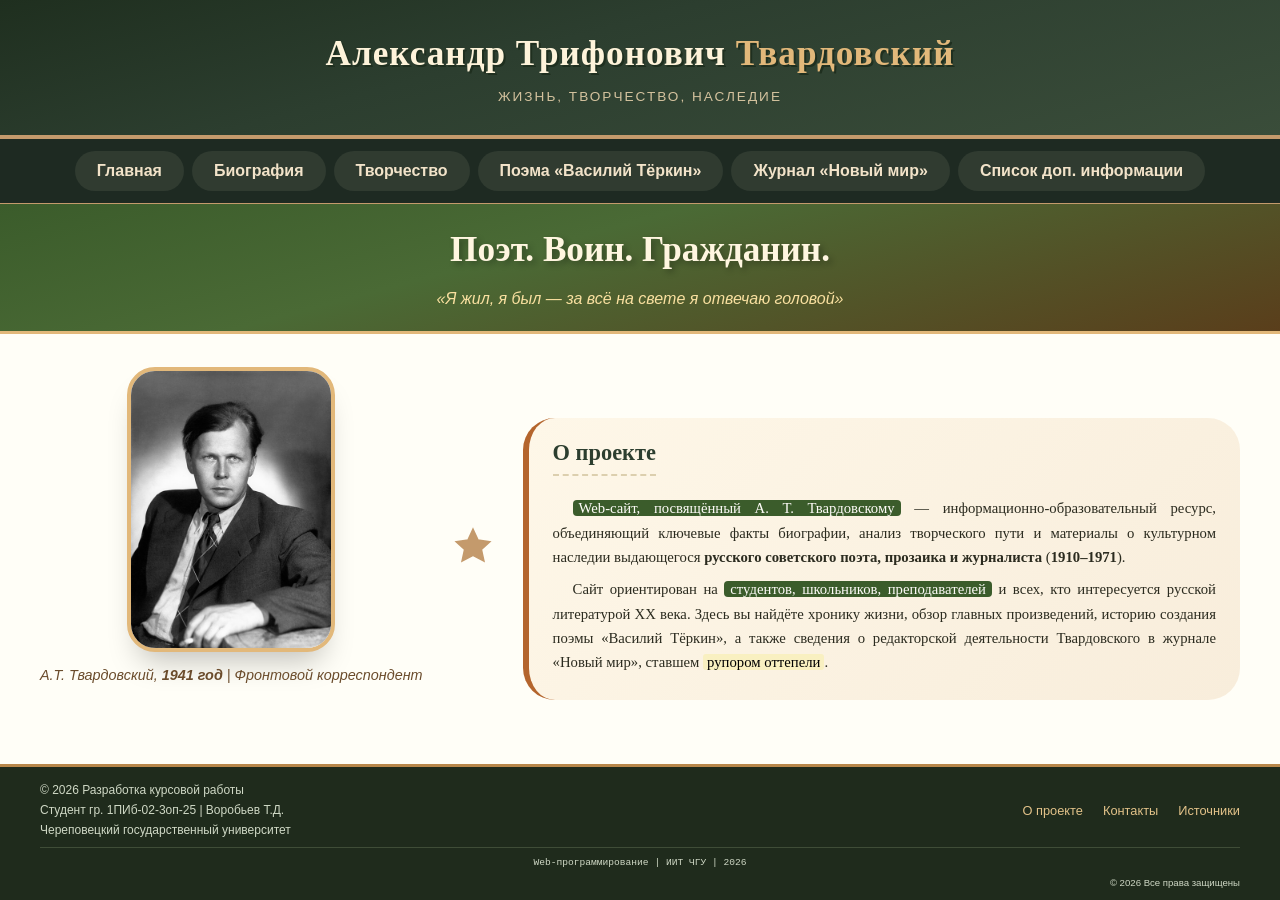
<file: index.html>
<!DOCTYPE html>
<html lang="ru">
<head>
    <meta charset="UTF-8">
    <link rel="icon" type="image/webp" href="img/i.webp">
    <meta name="viewport" content="width=device-width, initial-scale=1.0, viewport-fit=cover">
    <title>А.Т. Твардовский | Главная</title>
    <link rel="stylesheet" href="CSS.css">
    <style>
    html,body.page-index{height:100%;overflow:hidden;margin:0;padding:0}
    .page-index .site-wrapper{display:flex;flex-direction:column;height:100vh;overflow:hidden}
    .page-index .site-header,.page-index .nav-menu,.page-index .hero-banner,.page-index .footer{flex-shrink:0}
    .page-index .site-header{padding:28px 20px;background:linear-gradient(165deg,#1f2f1f,#2c3e2f 40%,#3a4d3a);border-bottom:4px solid #c49a6c;text-align:center}
    .page-index .site-title{font-size:2.2rem;color:#fef3da;font-weight:700}
    .page-index .site-title span{color:#e2b87a}
    .page-index .site-sub{font-size:.85rem;color:#d4c29e;letter-spacing:2px;text-transform:uppercase}
    .page-index .nav-menu{background:#1e2a22;display:flex;justify-content:center;gap:8px;padding:12px 20px;flex-wrap:wrap}
    .page-index .nav-menu a{color:#f2e3c9;text-decoration:none;font-weight:600;padding:8px 22px;border-radius:40px}
    .page-index .nav-menu a:hover{background:#c49a6c;color:#1e2a22}
    .page-index .hero-banner{background:linear-gradient(165deg,#3b5c2b,#4a6a35 40%,#5a3e1b);padding:20px;text-align:center}
    .page-index .hero-banner .banner-text{font-size:2.2rem;font-weight:800;color:#fff6e0}
    .page-index .hero-banner .banner-sub{font-size:1rem;color:#f9e0a0;font-style:italic}
    .page-index .main-content{flex:1;display:flex;align-items:center;justify-content:center;gap:30px;padding:10px 40px;overflow:hidden}
    .page-index .photo-section{flex-shrink:0;text-align:center}
    .page-index .tvardovsky-photo{border-radius:28px;overflow:hidden;border:4px solid #e2b87a;display:inline-block}
    .page-index .tvardovsky-photo img{width:200px;display:block}
    .page-index .photo-caption{margin-top:6px;color:#6b4c2c;font-size:.75rem;font-style:italic}
    .page-index .graphic-icon{flex-shrink:0}
    .page-index .description-box{flex:1;background:linear-gradient(135deg,#fef7e8,#f8eddb);padding:18px 24px;border-radius:32px;border-left:6px solid #b4652d;overflow:hidden}
    .page-index .description-box h2{color:#2c3e2f;font-size:1.4rem;border-bottom:2px dashed #dccfae;display:inline-block}
    .page-index .description-text{font-size:.92rem;color:#2b2b1f;text-align:justify}
    .page-index .description-text p{margin-bottom:8px;text-indent:20px}
    .page-index .highlight{background:#3b5c2b;color:#fefcf8;padding:0 6px;border-radius:4px}
    .page-index .footer{background:#1f2b1c;color:#cfd8c5;padding:12px 40px 10px;border-top:3px solid #b8874a}
    .page-index .footer-inner{display:flex;justify-content:space-between;align-items:center;flex-wrap:wrap}
    .page-index .footer-copy{font-size:.75rem}
    .page-index .footer-copy p{margin:2px 0}
    .page-index .footer-links{display:flex;gap:20px}
    .page-index .footer-links a{color:#e2c289;text-decoration:none;font-size:.8rem}
    .page-index .footer-meta{font-size:.6rem;text-align:center;margin-top:6px;padding-top:8px;border-top:1px solid #3f4d37}
    .page-index .footer-right{text-align:right;font-size:.6rem}
    .page-index .go-top{display:none!important}
    @media(max-width:900px){.page-index .main-content{flex-direction:column;padding:8px 20px;gap:12px}
    .page-index .tvardovsky-photo img{width:140px}
    .page-index .description-box{padding:12px 16px}
    .page-index .description-box h2{font-size:1.1rem}
    .page-index .description-text{font-size:.8rem}
    .page-index .hero-banner .banner-text{font-size:1.6rem}
    .page-index .site-title{font-size:1.6rem}
    .page-index .graphic-icon{display:none}}
    @media(max-width:480px){.page-index .main-content{padding:5px 10px;gap:8px}
    .page-index .tvardovsky-photo img{width:100px}
    .page-index .description-box{padding:8px 10px}
    .page-index .description-box h2{font-size:.9rem}
    .page-index .description-text{font-size:.65rem}
    .page-index .hero-banner{padding:10px}
    .page-index .hero-banner .banner-text{font-size:1.2rem}
    .page-index .hero-banner .banner-sub{font-size:.65rem}
    .page-index .site-header{padding:12px 10px}
    .page-index .site-title{font-size:1.2rem}
    .page-index .site-sub{font-size:.55rem}
    .page-index .nav-menu{padding:6px 8px;gap:4px}
    .page-index .nav-menu a{padding:4px 8px;font-size:.55rem}
    .page-index .footer{padding:5px 8px 4px}
    .page-index .footer-copy{font-size:.5rem}
    .page-index .footer-links a{font-size:.5rem}
    .page-index .graphic-icon{display:none}}
    </style>
</head>
<body class="page-index">
<div class="site-wrapper">
    <div class="site-header">
        <div class="site-title">Александр Трифонович <span>Твардовский</span></div>
        <div class="site-sub">жизнь, творчество, наследие</div>
    </div>
    <div class="nav-menu">
        <a href="index.html">Главная</a>
        <a href="bio.html">Биография</a>
        <a href="works.html">Творчество</a>
        <a href="vasily_terkin.html">Поэма «Василий Тёркин»</a>
        <a href="New-world.html">Журнал «Новый мир»</a>
        <a href="links.html">Список доп. информации</a>
    </div>
    <div class="hero-banner">
        <div class="banner-text">Поэт. Воин. Гражданин.</div>
        <div class="banner-sub">«Я жил, я был — за всё на свете я отвечаю головой»</div>
    </div>
    <div class="main-content">
        <div class="photo-section">
            <div class="tvardovsky-photo"><img src="img/tvardovsky.jpg" alt="Александр Трифонович Твардовский"></div>
            <div class="photo-caption" style="font-size: 90%;">А.Т. Твардовский, <strong>1941 год</strong> | Фронтовой корреспондент</div>
        </div>
        <div class="graphic-icon">
            <svg width="40" height="40" viewBox="0 0 24 24" fill="none"><path d="M12 2L15 8.5L22 9.5L17 14L18.5 21L12 17.5L5.5 21L7 14L2 9.5L9 8.5L12 2Z" fill="#c49a6c" stroke="#c49a6c" stroke-width="1"/></svg>
        </div>
        <div class="description-box">
            <h2>О проекте</h2>
            <div class="description-text">
                <p><span class="highlight">Web-сайт, посвящённый А. Т. Твардовскому</span> — информационно-образовательный ресурс, объединяющий ключевые факты биографии, анализ творческого пути и материалы о культурном наследии выдающегося <strong>русского советского поэта, прозаика и журналиста</strong> (<strong>1910–1971</strong>).</p>
                <p>Сайт ориентирован на <span class="highlight">студентов, школьников, преподавателей</span> и всех, кто интересуется русской литературой XX века. Здесь вы найдёте хронику жизни, обзор главных произведений, историю создания поэмы <q>Василий Тёркин</q>, а также сведения о редакторской деятельности Твардовского в журнале <q>Новый мир</q>, ставшем <mark>рупором оттепели</mark>.</p>
            </div>
        </div>
    </div>
    <div class="footer">
        <div class="footer-inner">
            <div class="footer-copy">
                <p>© 2026 Разработка курсовой работы</p>
                <p>Студент гр. 1ПИб-02-3оп-25 | Воробьев Т.Д.</p>
                <p>Череповецкий государственный университет</p>
            </div>
            <div class="footer-links">
                <a href="index.html">О проекте</a>
                <a href="links.html#kontakty">Контакты</a>
                <a href="links.html">Источники</a>
            </div>
        </div>
        <div class="footer-meta">Web-программирование | ИИТ ЧГУ | 2026</div>
        <div class="footer-right" style="text-align: right;">© 2026 Все права защищены</div>
    </div>
</div>
<script src="function.js"></script>
</body>
</html>
</file>
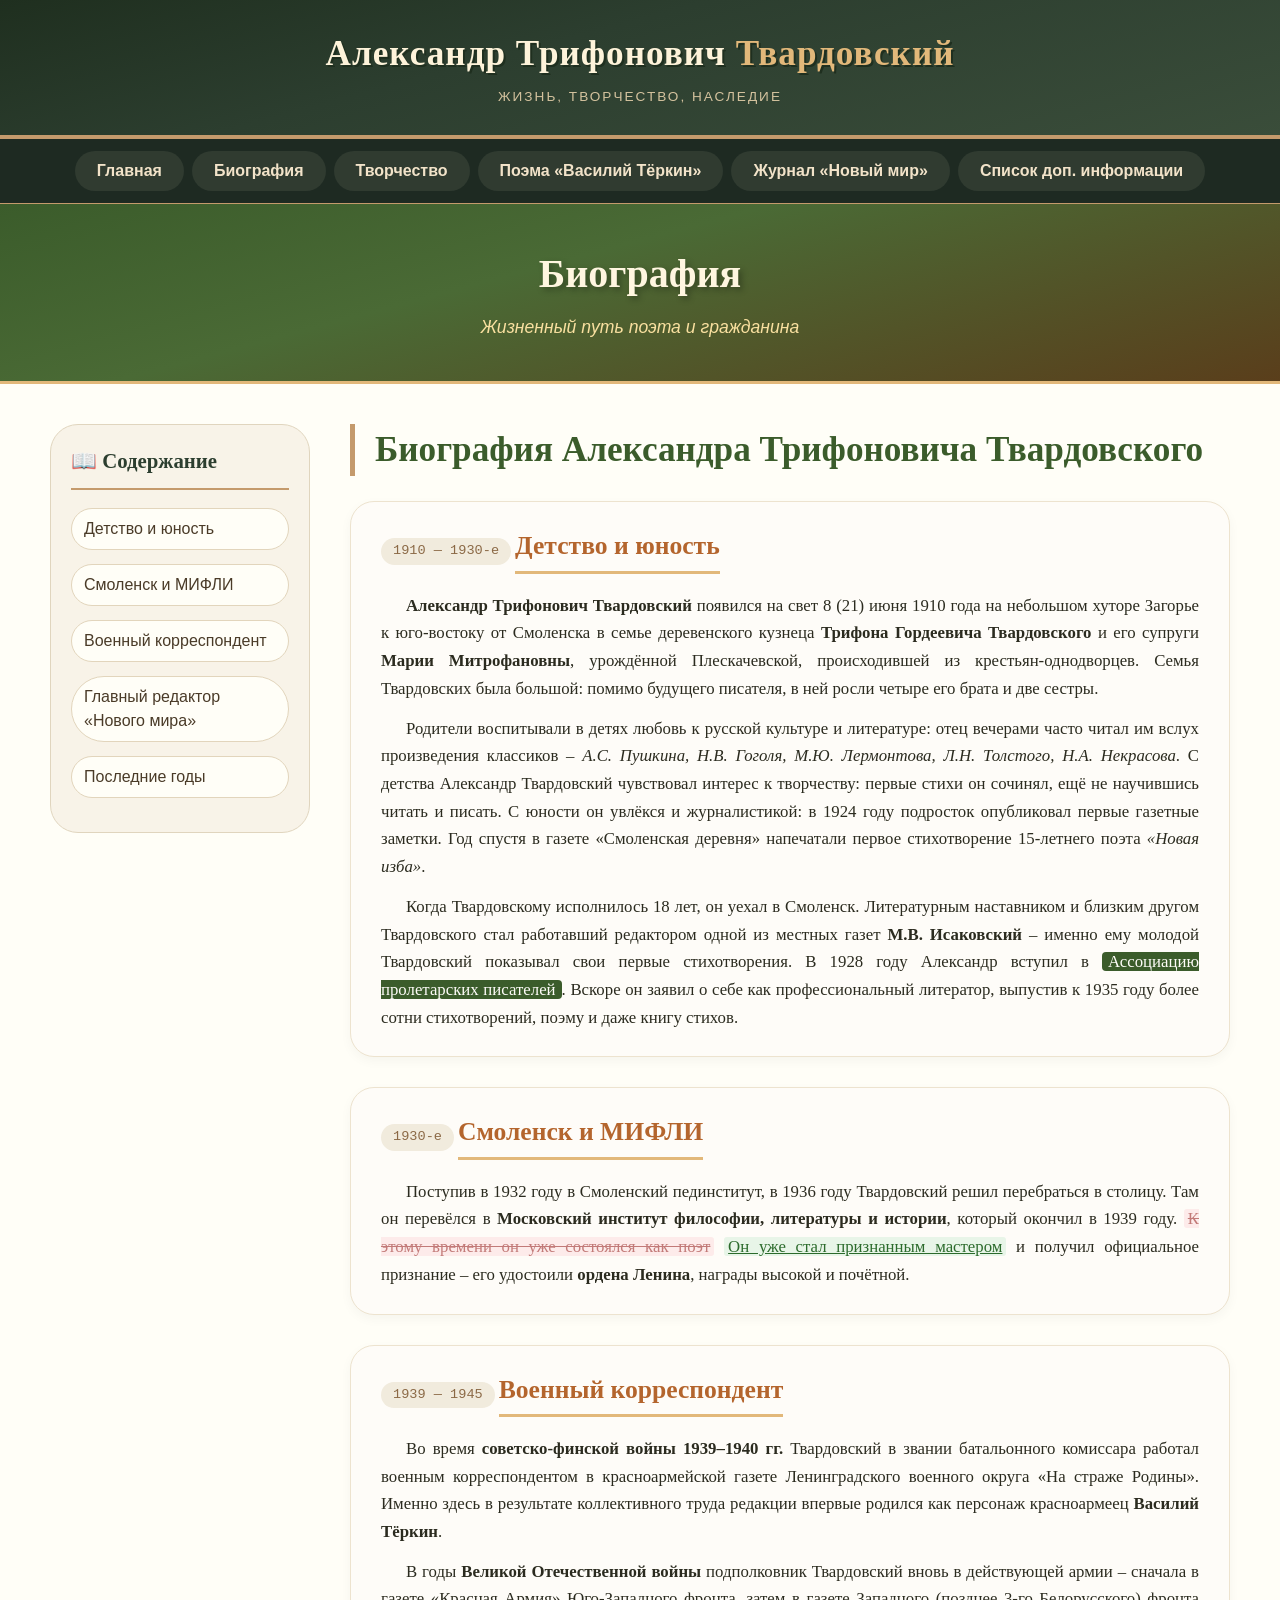
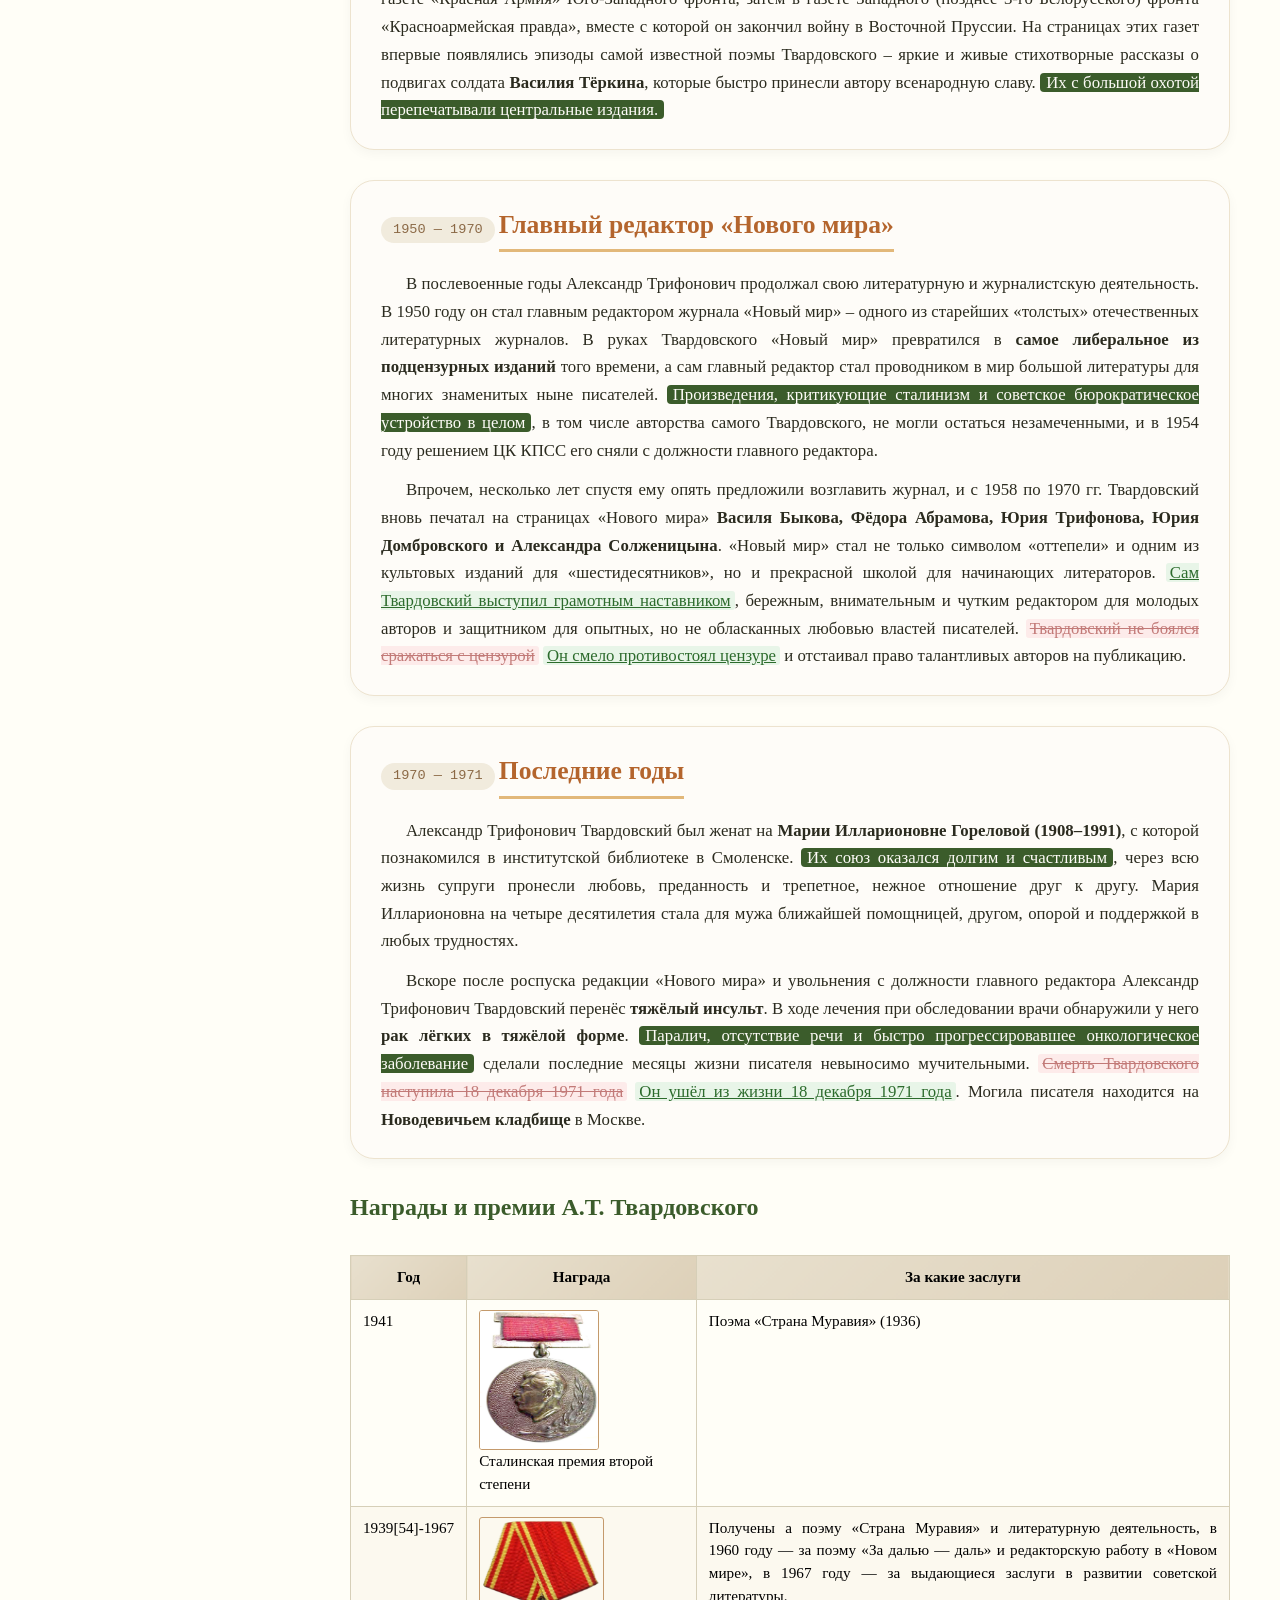
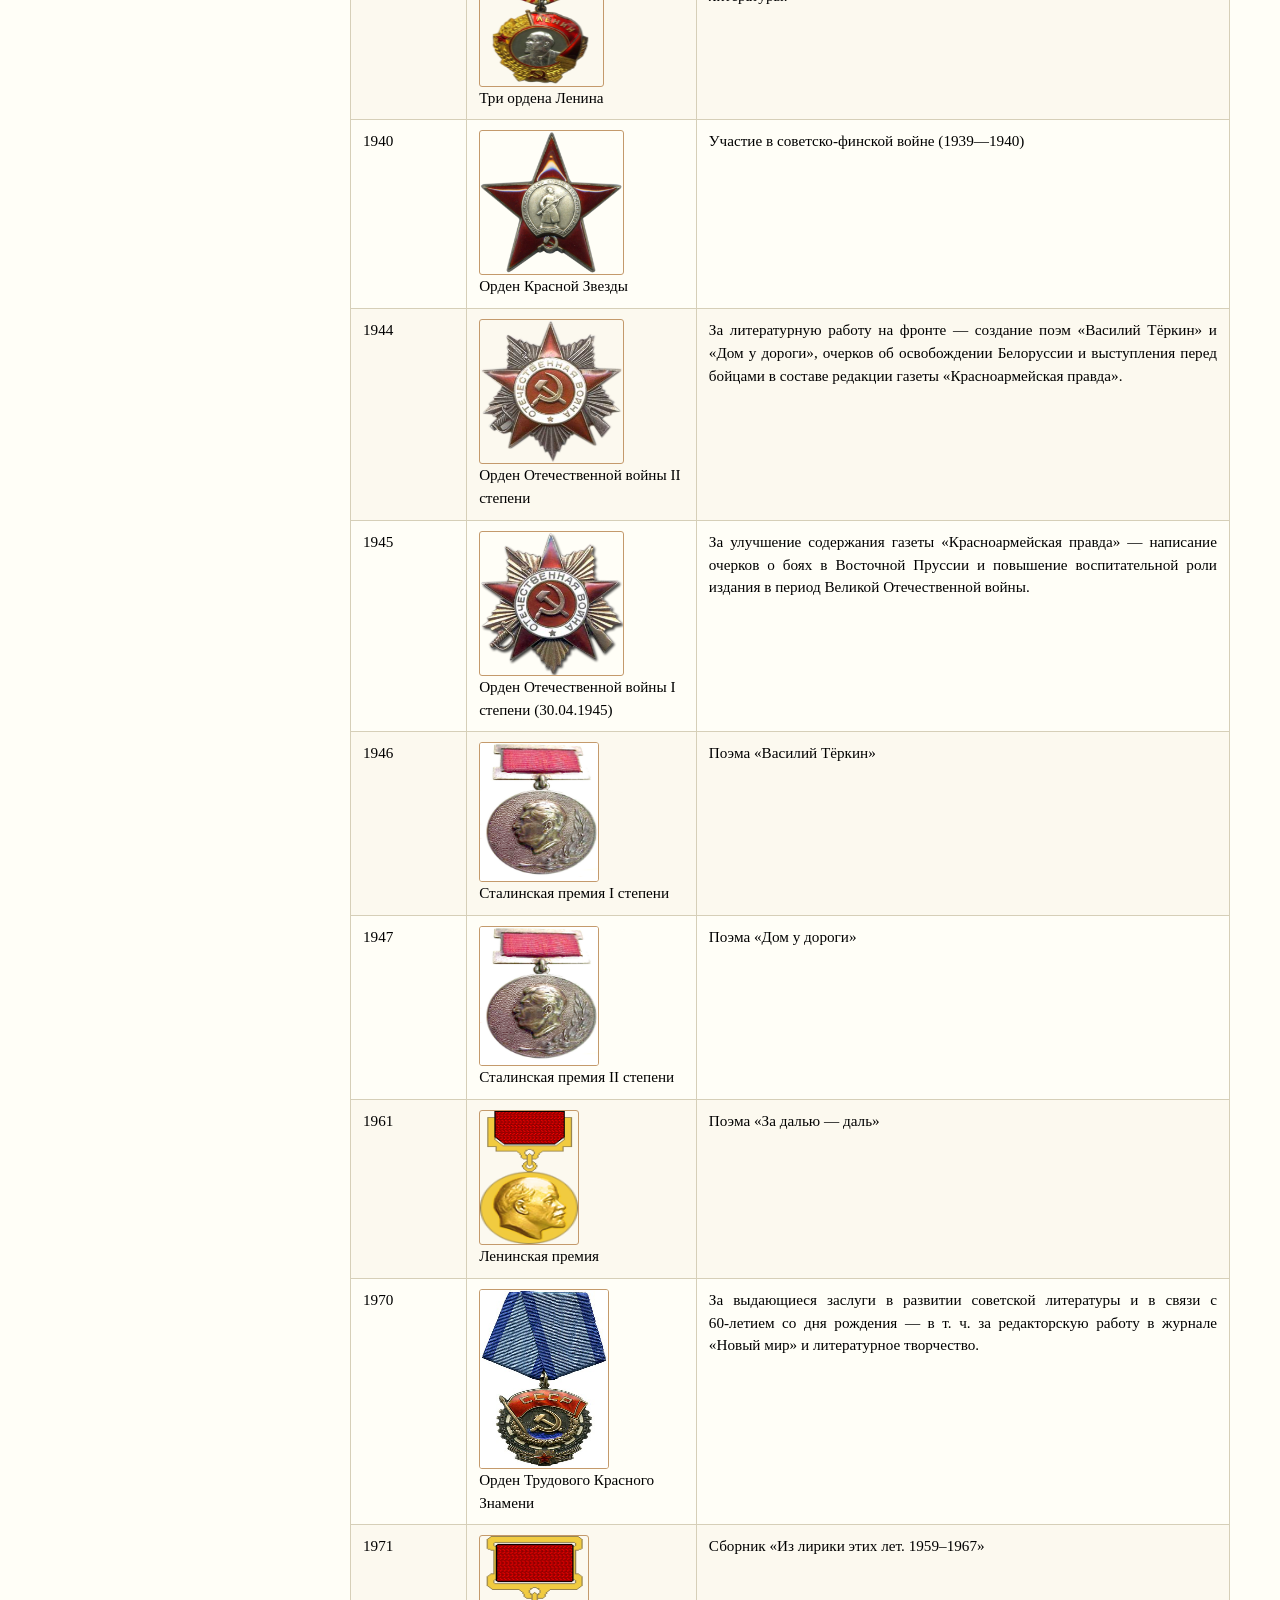
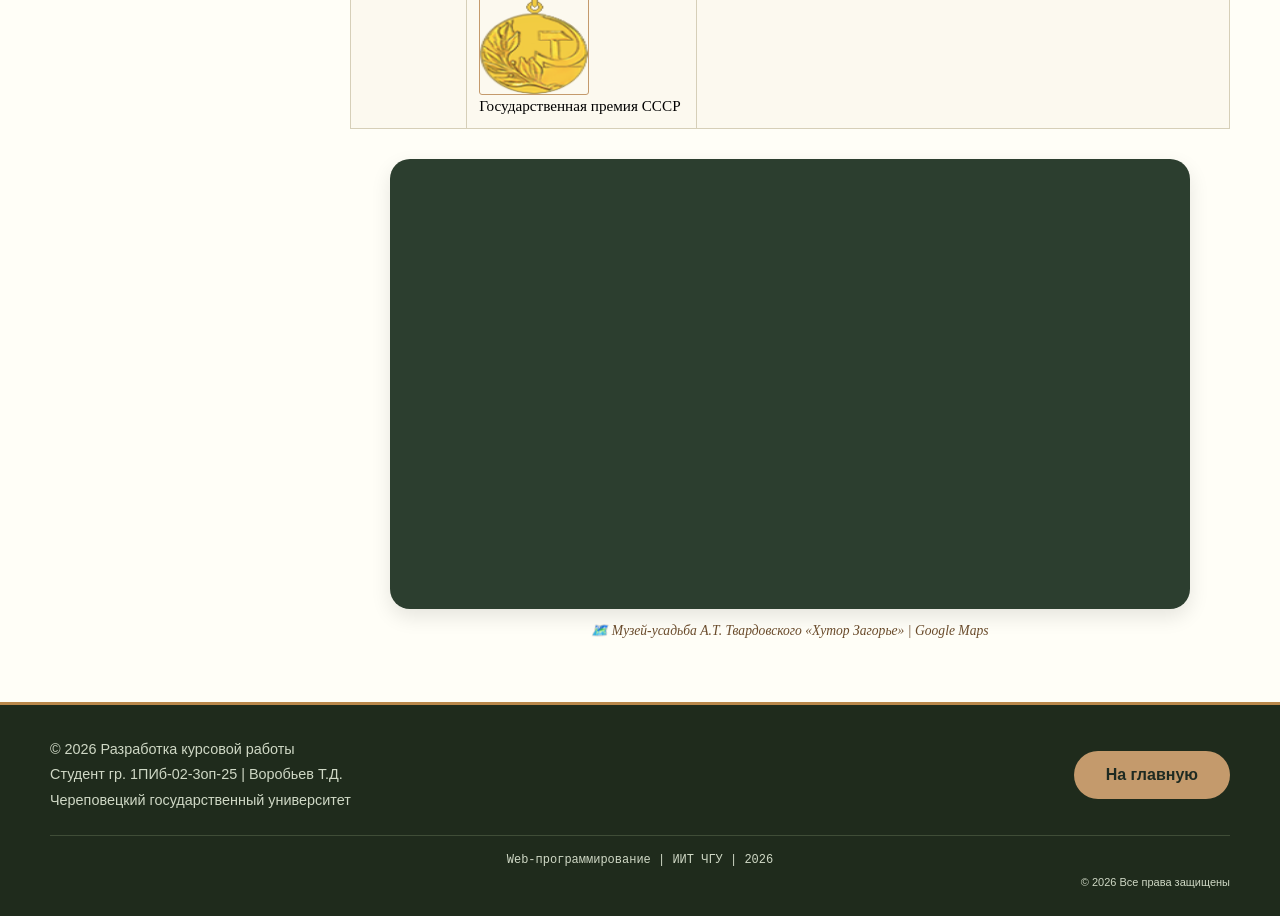
<file: bio.html>
<!DOCTYPE html>
<html lang="ru">
<head>
    <meta charset="UTF-8">
    <link rel="icon" type="image/webp" href="img/i.webp">
    <meta name="viewport" content="width=device-width, initial-scale=1.0, viewport-fit=cover">
    <title>Биография А.Т. Твардовского</title>

    <link rel="stylesheet" href="CSS.css">

</head>
<body>
<div class="site-wrapper">
    <div class="site-header">
        <div class="site-title">Александр Трифонович <span>Твардовский</span></div>
        <div class="site-sub">жизнь, творчество, наследие</div>
    </div>

    <div class="nav-menu">
        <a href="index.html">Главная</a>
        <a href="bio.html">Биография</a>
        <a href="works.html">Творчество</a>
        <a href="vasily_terkin.html">Поэма «Василий Тёркин»</a>
        <a href="New-world.html">Журнал «Новый мир»</a>
        <a href="links.html">Список доп. информации</a>
    </div>

    <div class="hero-banner">
        <div class="banner-text">Биография</div>
        <div class="banner-sub">Жизненный путь поэта и гражданина</div>
    </div>

    <div class="bio-container">
        <div class="sidebar-nav">
            <h3>📖 Содержание</h3>
            <ul>
                <li><a href="#detstvo">Детство и юность</a></li>
                <li><a href="#smolensk">Смоленск и МИФЛИ</a></li>
                <li><a href="#voenkor">Военный корреспондент</a></li>
                <li><a href="#redaktor">Главный редактор «Нового мира»</a></li>
                <li><a href="#poslednie">Последние годы</a></li>
            </ul>
        </div>

        <div class="bio-content">
            <h1>Биография Александра Трифоновича Твардовского</h1>

            <div id="detstvo" class="content-card">
                <div class="date">1910 — 1930-е</div>
                <h2>Детство и юность</h2>
                <p><strong>Александр Трифонович Твардовский</strong> появился на свет 8 (21) июня 1910 года на небольшом хуторе Загорье к юго-востоку от Смоленска в семье деревенского кузнеца <strong>Трифона Гордеевича Твардовского</strong> и его супруги <strong>Марии Митрофановны</strong>, урождённой Плескачевской, происходившей из крестьян-однодворцев. Семья Твардовских была большой: помимо будущего писателя, в ней росли четыре его брата и две сестры.</p>
                <p>Родители воспитывали в детях любовь к русской культуре и литературе: отец вечерами часто читал им вслух произведения классиков – <em>А.С. Пушкина, Н.В. Гоголя, М.Ю. Лермонтова, Л.Н. Толстого, Н.А. Некрасова</em>. С детства Александр Твардовский чувствовал интерес к творчеству: первые стихи он сочинял, ещё не научившись читать и писать. С юности он увлёкся и журналистикой: в 1924 году подросток опубликовал первые газетные заметки. Год спустя в газете <q>Смоленская деревня</q> напечатали первое стихотворение 15-летнего поэта <em>«Новая изба»</em>.</p>
                <p>Когда Твардовскому исполнилось 18 лет, он уехал в Смоленск. Литературным наставником и близким другом Твардовского стал работавший редактором одной из местных газет <strong>М.В. Исаковский</strong> – именно ему молодой Твардовский показывал свои первые стихотворения. В 1928 году Александр вступил в <span class="highlight">Ассоциацию пролетарских писателей</span>. Вскоре он заявил о себе как профессиональный литератор, выпустив к 1935 году более сотни стихотворений, поэму и даже книгу стихов.</p>
            </div>

            <div id="smolensk" class="content-card">
                <div class="date">1930-е</div>
                <h2>Смоленск и МИФЛИ</h2>
                <p>Поступив в 1932 году в Смоленский пединститут, в 1936 году Твардовский решил перебраться в столицу. Там он перевёлся в <strong>Московский институт философии, литературы и истории</strong>, который окончил в 1939 году. <del>К этому времени он уже состоялся как поэт</del> <ins>Он уже стал признанным мастером</ins> и получил официальное признание – его удостоили <strong>ордена Ленина</strong>, награды высокой и почётной.</p>
            </div>

            <div id="voenkor" class="content-card">
                <div class="date">1939 — 1945</div>
                <h2>Военный корреспондент</h2>
                <p>Во время <strong>советско-финской войны 1939–1940 гг.</strong> Твардовский в звании батальонного комиссара работал военным корреспондентом в красноармейской газете Ленинградского военного округа <q>На страже Родины</q>. Именно здесь в результате коллективного труда редакции впервые родился как персонаж красноармеец <strong>Василий Тёркин</strong>.</p>
                <p>В годы <strong>Великой Отечественной войны</strong> подполковник Твардовский вновь в действующей армии – сначала в газете <q>Красная Армия</q> Юго-Западного фронта, затем в газете Западного (позднее 3-го Белорусского) фронта <q>Красноармейская правда</q>, вместе с которой он закончил войну в Восточной Пруссии. На страницах этих газет впервые появлялись эпизоды самой известной поэмы Твардовского – яркие и живые стихотворные рассказы о подвигах солдата <strong>Василия Тёркина</strong>, которые быстро принесли автору всенародную славу. <span class="highlight">Их с большой охотой перепечатывали центральные издания.</span></p>
            </div>

            <div id="redaktor" class="content-card">
                <div class="date">1950 — 1970</div>
                <h2>Главный редактор «Нового мира»</h2>
                <p>В послевоенные годы Александр Трифонович продолжал свою литературную и журналистскую деятельность. В 1950 году он стал главным редактором журнала <q>Новый мир</q> – одного из старейших <q>толстых</q> отечественных литературных журналов. В руках Твардовского <q>Новый мир</q> превратился в <strong>самое либеральное из подцензурных изданий</strong> того времени, а сам главный редактор стал проводником в мир большой литературы для многих знаменитых ныне писателей. <span class="highlight">Произведения, критикующие сталинизм и советское бюрократическое устройство в целом</span>, в том числе авторства самого Твардовского, не могли остаться незамеченными, и в 1954 году решением ЦК КПСС его сняли с должности главного редактора.</p>
                <p>Впрочем, несколько лет спустя ему опять предложили возглавить журнал, и с 1958 по 1970 гг. Твардовский вновь печатал на страницах <q>Нового мира</q> <strong>Василя Быкова, Фёдора Абрамова, Юрия Трифонова, Юрия Домбровского и Александра Солженицына</strong>. <q>Новый мир</q> стал не только символом <q>оттепели</q> и одним из культовых изданий для <q>шестидесятников</q>, но и прекрасной школой для начинающих литераторов. <ins>Сам Твардовский выступил грамотным наставником</ins>, бережным, внимательным и чутким редактором для молодых авторов и защитником для опытных, но не обласканных любовью властей писателей. <del>Твардовский не боялся сражаться с цензурой</del> <ins>Он смело противостоял цензуре</ins> и отстаивал право талантливых авторов на публикацию.</p>
            </div>

            <div id="poslednie" class="content-card">
                <div class="date">1970 — 1971</div>
                <h2>Последние годы</h2>
                <p>Александр Трифонович Твардовский был женат на <strong>Марии Илларионовне Гореловой (1908–1991)</strong>, с которой познакомился в институтской библиотеке в Смоленске. <span class="highlight">Их союз оказался долгим и счастливым</span>, через всю жизнь супруги пронесли любовь, преданность и трепетное, нежное отношение друг к другу. Мария Илларионовна на четыре десятилетия стала для мужа ближайшей помощницей, другом, опорой и поддержкой в любых трудностях.</p>
                <p>Вскоре после роспуска редакции <q>Нового мира</q> и увольнения с должности главного редактора Александр Трифонович Твардовский перенёс <strong>тяжёлый инсульт</strong>. В ходе лечения при обследовании врачи обнаружили у него <strong>рак лёгких в тяжёлой форме</strong>. <span class="highlight">Паралич, отсутствие речи и быстро прогрессировавшее онкологическое заболевание</span> сделали последние месяцы жизни писателя невыносимо мучительными. <del>Смерть Твардовского наступила 18 декабря 1971 года</del> <ins>Он ушёл из жизни 18 декабря 1971 года</ins>. Могила писателя находится на <strong>Новодевичьем кладбище</strong> в Москве.</p>
            </div>

            <div style="margin-top: 20px;">
                <h2 style="font-family: 'Merriweather', serif; color: #3b5c2b; margin-bottom: 15px;">Награды и премии А.Т. Твардовского</h2>
                <table class="awards-table">
                    <thead>
                        <tr><th>Год</th><th>Награда</th><th>За какие заслуги</th></tr>
                    </thead>
                    <tbody>
                        <tr><td>1941</td><td><a href="https://ru.wikipedia.org/wiki/%D0%A1%D1%82%D0%B0%D0%BB%D0%B8%D0%BD%D1%81%D0%BA%D0%B0%D1%8F_%D0%BF%D1%80%D0%B5%D0%BC%D0%B8%D1%8F"target="_blank"><img src="img/Stalin_Medal.png" style="width: 120px; height: 140px; vertical-align: middle; margin-right: 8px; border: 1px solid #c49a6c; border-radius: 3px;"></a><br>Сталинская премия второй степени</td><td>Поэма «Страна Муравия» (1936)</td></tr>
                        <tr><td> 1939[54]-1967</td><td><a href="https://ru.wikipedia.org/wiki/%D0%9E%D1%80%D0%B4%D0%B5%D0%BD_%D0%9B%D0%B5%D0%BD%D0%B8%D0%BD%D0%B0"target="_blank"><img src="img/Order_of_Lenin_badge_with_ribbon.png"style="width: 125px; height: 170px; vertical-align: middle; margin-right: 8px; border: 1px solid #c49a6c; border-radius: 3px;"></a><br>Три ордена Ленина</td><td> Получены а поэму «Страна Муравия» и литературную деятельность, в 1960 году — за поэму «За далью — даль» и редакторскую работу в «Новом мире», в 1967 году — за выдающиеся заслуги в развитии советской литературы.</td></tr>
                        <tr><td>1940</td><td><a href="https://ru.wikipedia.org/wiki/%D0%9E%D1%80%D0%B4%D0%B5%D0%BD_%D0%9A%D1%80%D0%B0%D1%81%D0%BD%D0%BE%D0%B9_%D0%97%D0%B2%D0%B5%D0%B7%D0%B4%D1%8B"target="_blank"><img src="img/Order_of_the_Red_Star_1.png"style="width: 145px; height: 145px; vertical-align: middle; margin-right: 8px; border: 1px solid #c49a6c; border-radius: 3px;"></a><br>Орден Красной Звезды</td><td>Участие в советско-финской войне (1939—1940)</td></tr>
                        <tr><td>1944</td><td><a href="https://ru.wikipedia.org/wiki/%D0%9E%D1%80%D0%B4%D0%B5%D0%BD_%D0%9E%D1%82%D0%B5%D1%87%D0%B5%D1%81%D1%82%D0%B2%D0%B5%D0%BD%D0%BD%D0%BE%D0%B9_%D0%B2%D0%BE%D0%B9%D0%BD%D1%8B"target="_blank"><img src="img/Order_Of_The_Patriotic_War_(2nd_Class).png"style="width: 145px; height: 145px; vertical-align: middle; margin-right: 8px; border: 1px solid #c49a6c; border-radius: 3px;"></a><br>Орден Отечественной войны II степени</td><td>За литературную работу на фронте — создание поэм «Василий Тёркин» и «Дом у дороги», очерков об освобождении Белоруссии и выступления перед бойцами в составе редакции газеты «Красноармейская правда».</td></tr>
                        <tr><td>1945</td><td><a href="https://ru.wikipedia.org/wiki/%D0%9E%D1%80%D0%B4%D0%B5%D0%BD_%D0%9E%D1%82%D0%B5%D1%87%D0%B5%D1%81%D1%82%D0%B2%D0%B5%D0%BD%D0%BD%D0%BE%D0%B9_%D0%B2%D0%BE%D0%B9%D0%BD%D1%8B"target="_blank"><img src="img/Order_of_the_Patriotic_War_(1st_class).png"style="width: 145px; height: 145px; vertical-align: middle; margin-right: 8px; border: 1px solid #c49a6c; border-radius: 3px;"></a><br>Орден Отечественной войны I степени (30.04.1945)</td><td> За улучшение содержания газеты «Красноармейская правда» — написание очерков о боях в Восточной Пруссии и повышение воспитательной роли издания в период Великой Отечественной войны.</td></tr>
                        <tr><td>1946</td><td><a href="https://ru.wikipedia.org/wiki/%D0%A1%D1%82%D0%B0%D0%BB%D0%B8%D0%BD%D1%81%D0%BA%D0%B0%D1%8F_%D0%BF%D1%80%D0%B5%D0%BC%D0%B8%D1%8F"target="_blank"><img src="img/Stalin_Medal.png" style="width: 120px; height: 140px; vertical-align: middle; margin-right: 8px; border: 1px solid #c49a6c; border-radius: 3px;"></a><br>Сталинская премия I степени</td><td>Поэма «Василий Тёркин»</td></tr>
                        <tr><td>1947</td><td><a href="https://ru.wikipedia.org/wiki/%D0%A1%D1%82%D0%B0%D0%BB%D0%B8%D0%BD%D1%81%D0%BA%D0%B0%D1%8F_%D0%BF%D1%80%D0%B5%D0%BC%D0%B8%D1%8F"target="_blank"><img src="img/Stalin_Medal.png" style="width: 120px; height: 140px; vertical-align: middle; margin-right: 8px; border: 1px solid #c49a6c; border-radius: 3px;"></a><br>Сталинская премия II степени</td><td>Поэма «Дом у дороги»</td></tr>
                        <tr><td>1961</td><td><a href="https://ru.wikipedia.org/wiki/%D0%9B%D0%B5%D0%BD%D0%B8%D0%BD%D1%81%D0%BA%D0%B0%D1%8F_%D0%BF%D1%80%D0%B5%D0%BC%D0%B8%D1%8F"target="_blank"><img src="img/Medal_Lenin_Prize.png"style="width: 100px; height: 135px; vertical-align: middle; margin-right: 8px; border: 1px solid #c49a6c; border-radius: 3px;"></a><br>Ленинская премия</td><td>Поэма «За далью — даль»</td></tr>
                        <tr><td>1970</td><td><a href="https://ru.wikipedia.org/wiki/%D0%9E%D1%80%D0%B4%D0%B5%D0%BD_%D0%A2%D1%80%D1%83%D0%B4%D0%BE%D0%B2%D0%BE%D0%B3%D0%BE_%D0%9A%D1%80%D0%B0%D1%81%D0%BD%D0%BE%D0%B3%D0%BE_%D0%97%D0%BD%D0%B0%D0%BC%D0%B5%D0%BD%D0%B8"target="_blank"><img src="img/Order_of_the_Red_Banner_of_Labour_OBVERSE.jpg"style="width: 130px; height: 180px; vertical-align: middle; margin-right: 8px; border: 1px solid #c49a6c; border-radius: 3px;"></a><br>Орден Трудового Красного Знамени</td><td>За выдающиеся заслуги в развитии советской литературы и в связи с 60‑летием со дня рождения — в т. ч. за редакторскую работу в журнале «Новый мир» и литературное творчество.</td></tr>
                        <tr><td>1971</td><td><a href="https://ru.wikipedia.org/wiki/%D0%93%D0%BE%D1%81%D1%83%D0%B4%D0%B0%D1%80%D1%81%D1%82%D0%B2%D0%B5%D0%BD%D0%BD%D0%B0%D1%8F_%D0%BF%D1%80%D0%B5%D0%BC%D0%B8%D1%8F_%D0%A1%D0%A1%D0%A1%D0%A0"target="_blank"><img src="img/Medal_State_Prize_Soviet_Union.png"style="width: 110px; height: 160px; vertical-align: middle; margin-right: 8px; border: 1px solid #c49a6c; border-radius: 3px;"></a><br>Государственная премия СССР</td><td>Сборник «Из лирики этих лет. 1959–1967»</td></tr>
                   
                    </tbody>
                </table>
            </div>

            <div style="margin: 30px 0 15px; max-width: 800px; margin-left: auto; margin-right: auto;">
                <div style="position: relative; padding-bottom: 56.25%; height: 0; overflow: hidden; border-radius: 20px; box-shadow: 0 8px 20px rgba(0,0,0,0.1); background: #2c3e2f;">
                    <iframe 
                        src="https://www.google.com/maps/embed?pb=!1m18!1m12!1m3!1d2313.662191574507!2d32.54082227708396!3d54.55708018344892!2m3!1f0!2f0!3f0!3m2!1i1024!2i768!4f13.1!3m3!1m2!1s0x46ce7c600be7d6b7%3A0xcdbdf4eb49b14651!2z0JzRg9C30LXQuS3Rg9GB0LDQtNGM0LHQsCDQkC4g0KLQstCw0YDQtC-0LLRgdC60L7Qs9C-!5e0!3m2!1sru!2sru!4v1781439346478!5m2!1sru!2sru" 
                        style="position: absolute; top: 0; left: 0; width: 100%; height: 100%; border: none;"
                        allowfullscreen="" 
                        loading="lazy" 
                        referrerpolicy="no-referrer-when-downgrade">
                    </iframe>
                </div>
                <div class="video-caption" style="text-align: center; margin-top: 12px; font-size: 0.85rem; color: #6b4c2c; font-style: italic;">
                    🗺️ Музей-усадьба А.Т. Твардовского «Хутор Загорье» | Google Maps
                </div>
            </div>
        </div>
    </div>

    <a href="#" class="go-top" id="goTopBtn">↑</a>

    <div class="footer">
        <div class="footer-inner">
            <div class="footer-copy">
                <p>© 2026 Разработка курсовой работы</p>
                <p>Студент гр. 1ПИб-02-3оп-25 | Воробьев Т.Д.</p>
                <p>Череповецкий государственный университет</p>
            </div>
            <a href="index.html" class="to-main-btn">На главную</a>
        </div>
        <div class="footer-meta">Web-программирование | ИИТ ЧГУ | 2026</div>
   <div class="footer-right" style="text-align: right;">© 2026 Все права защищены</div>
    </div>
</div>

<script src="function.js"></script>
</body>
</html>
</file>
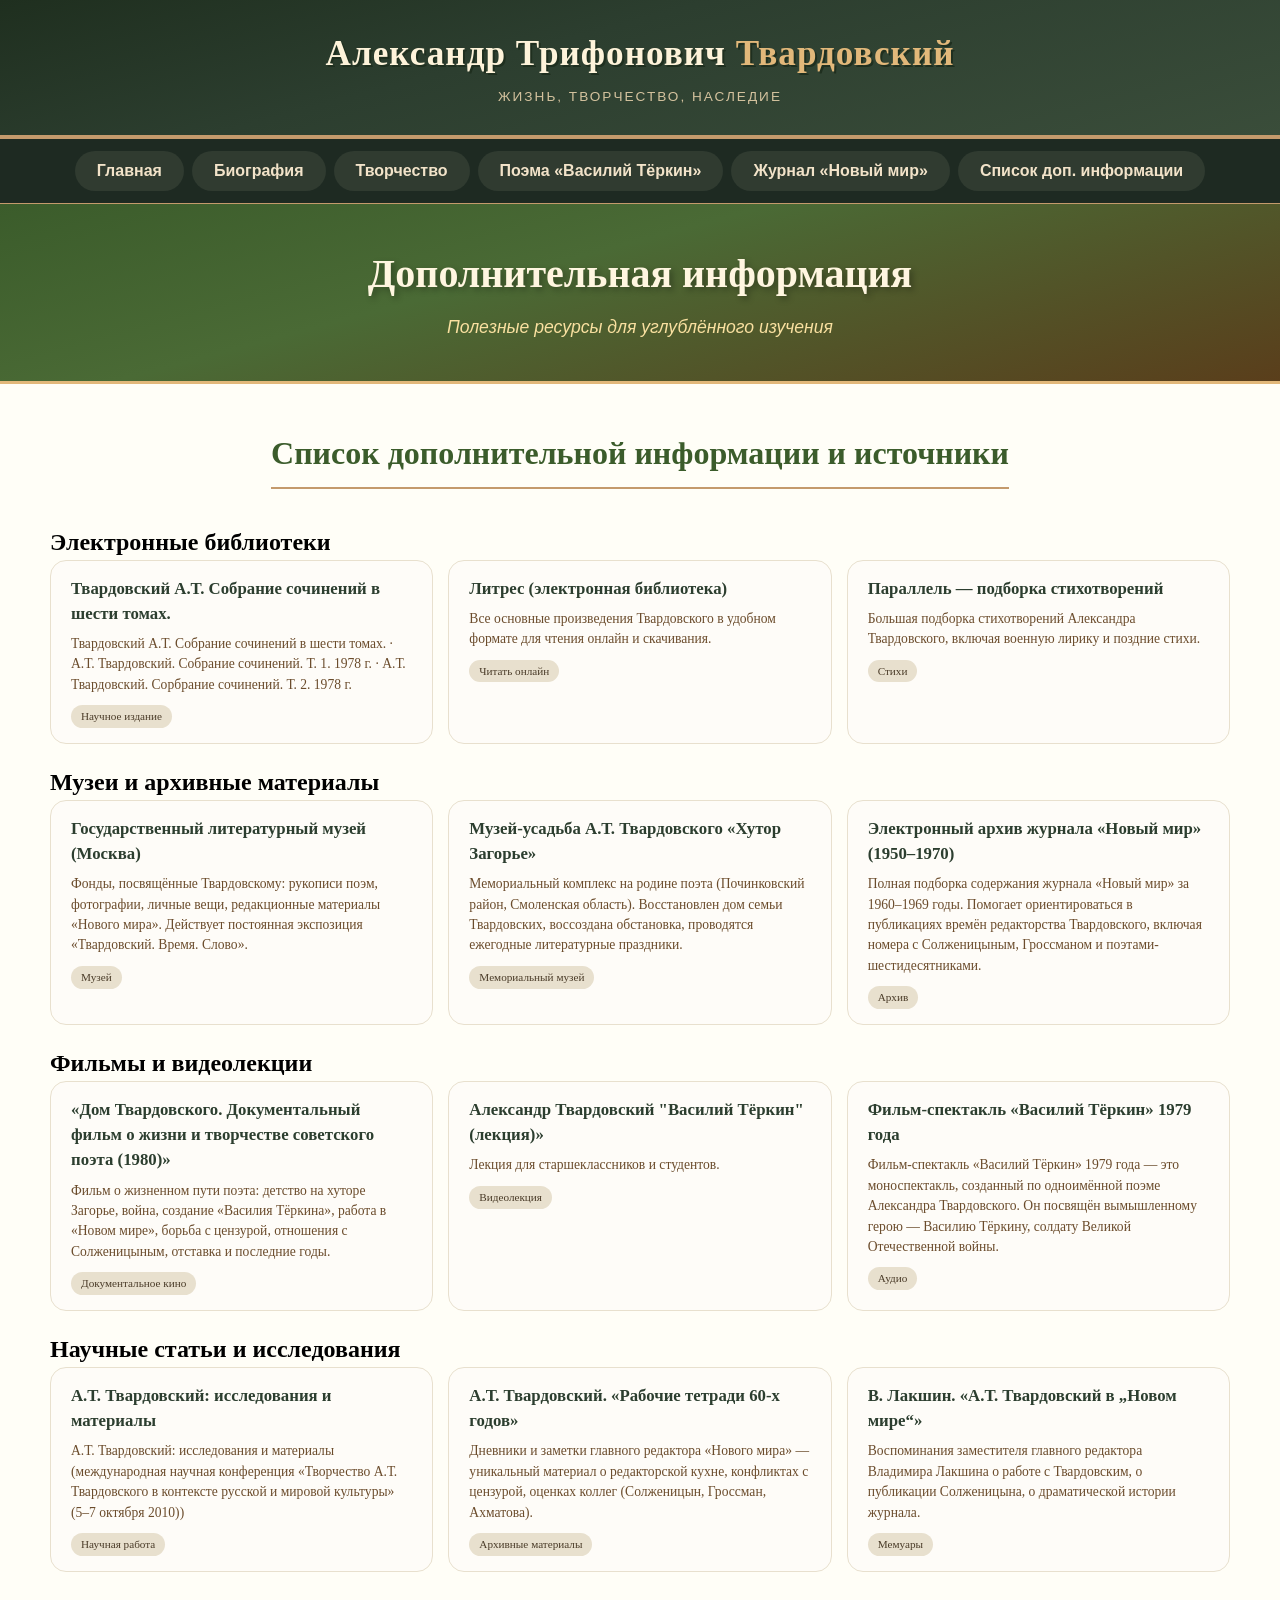
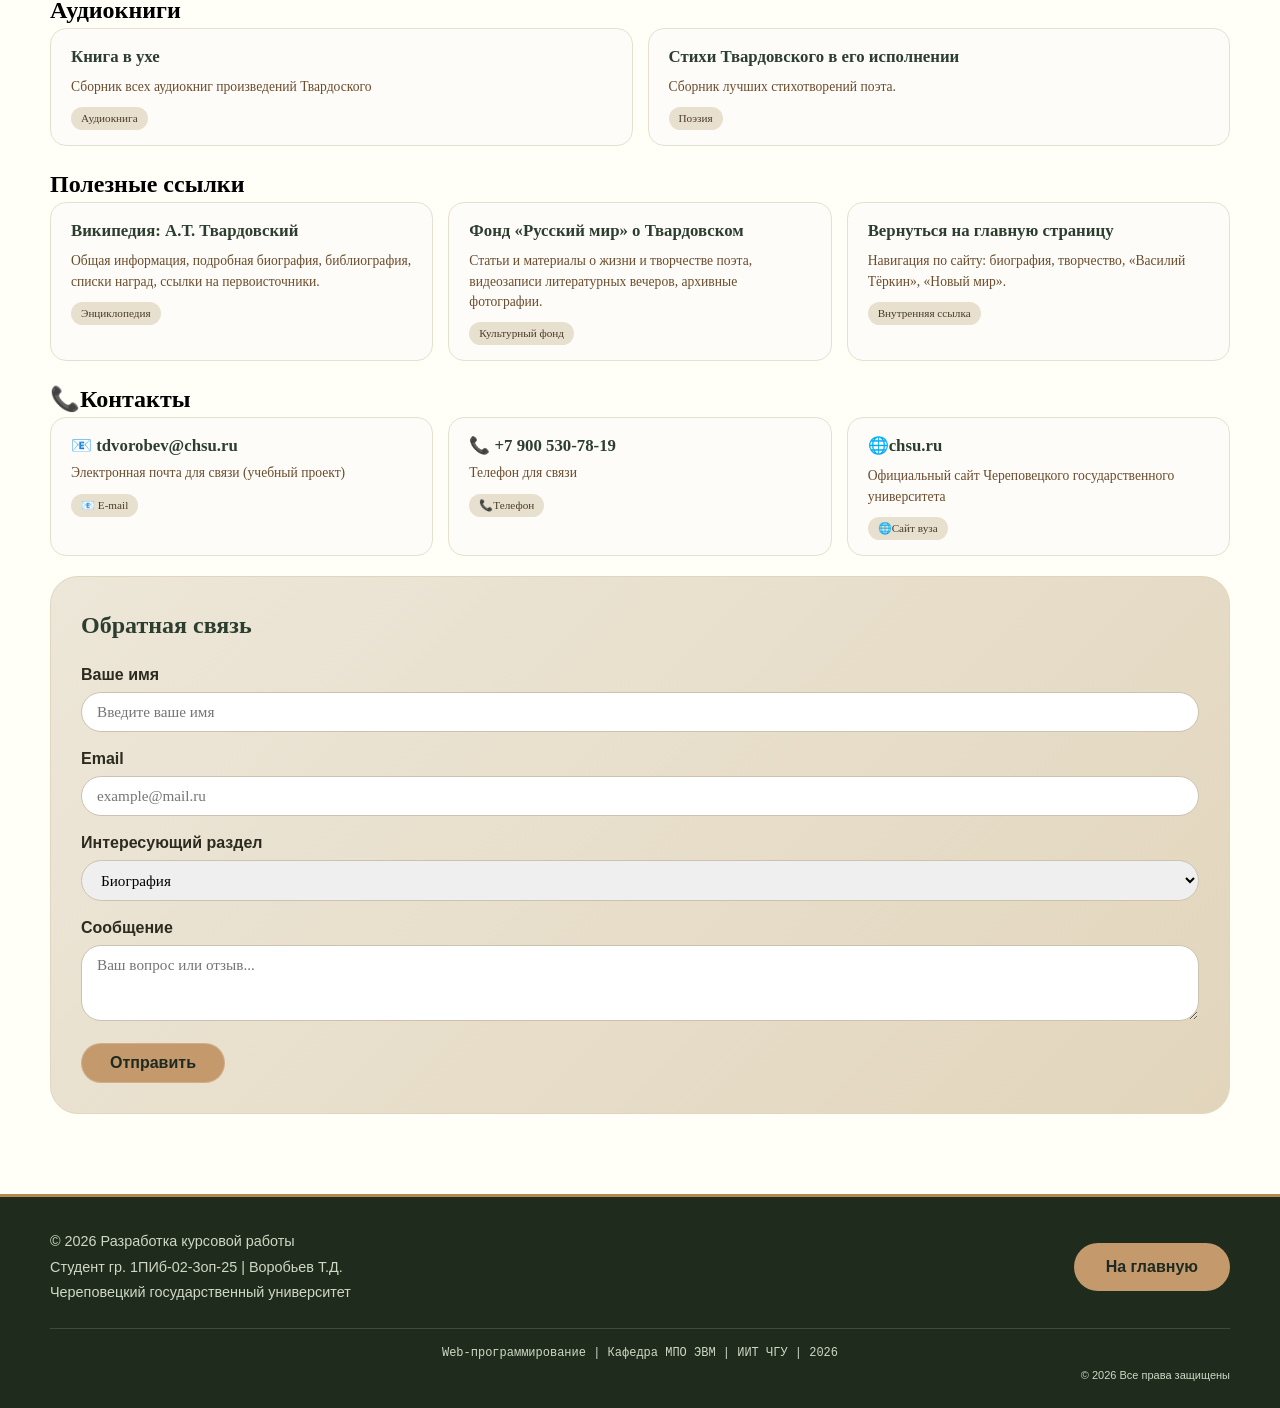
<file: links.html>
<!DOCTYPE html>
<html lang="ru">
<head>
    <meta charset="UTF-8">
    <link rel="icon" type="image/webp" href="img/i.webp">
    <meta name="viewport" content="width=device-width, initial-scale=1.0, viewport-fit=cover">
    <title>Дополнительная информация - А.Т. Твардовский</title>

    <link rel="stylesheet" href="CSS.css">

</head>
<body>
<div class="site-wrapper">
    <div class="site-header">
        <div class="site-title">Александр Трифонович <span>Твардовский</span></div>
        <div class="site-sub">жизнь, творчество, наследие</div>
    </div>

    <div class="nav-menu">
        <a href="index.html">Главная</a>
        <a href="bio.html">Биография</a>
        <a href="works.html">Творчество</a>
        <a href="vasily_terkin.html">Поэма «Василий Тёркин»</a>
        <a href="New-world.html">Журнал «Новый мир»</a>
        <a href="links.html">Список доп. информации</a>
    </div>

    <div class="hero-banner">
        <div class="banner-text">Дополнительная информация</div>
        <div class="banner-sub">Полезные ресурсы для углублённого изучения</div>
    </div>

    <div class="main-content">
        <div class="title-center">
            <h1 class="page-title">Список дополнительной информации и источники</h1>
        </div>

        <div class="links-section">
            <h2>Электронные библиотеки</h2>
            <div class="links-grid">
                <div class="link-card">
                    <a href="https://smol-history.ru/material/164" target="_blank">Твардовский А.Т. Собрание сочинений в шести томах.</a>
                    <p>Твардовский А.Т. Собрание сочинений в шести томах. · А.Т. Твардовский. Собрание сочинений. Т. 1. 1978 г. · А.Т. Твардовский. Сорбрание сочинений. Т. 2. 1978 г.</p>
                    <span class="link-type">Научное издание</span>
                </div>
                <div class="link-card">
                    <a href="https://www.litres.ru/author/aleksandr-tvardovskiy/">Литрес (электронная библиотека)</a>
                    <p>Все основные произведения Твардовского в удобном формате для чтения онлайн и скачивания.</p>
                    <span class="link-type">Читать онлайн</span>
                </div>
                <div class="link-card">
                    <a href="https://45parallel.net/aleksandr_tvardovskiy/stihi/?ysclid=mqdmepwazq556172467" target="_blank">Параллель — подборка стихотворений</a>
                    <p>Большая подборка стихотворений Александра Твардовского, включая военную лирику и поздние стихи.</p>
                    <span class="link-type">Стихи</span>
                </div>
            </div>
        </div>

        <div class="links-section">
            <h2>Музеи и архивные материалы</h2>
            <div class="links-grid">
                <div class="link-card">
                    <a href="https://goslitmuz.ru/" target="_blank">Государственный литературный музей (Москва)</a>
                    <p>Фонды, посвящённые Твардовскому: рукописи поэм, фотографии, личные вещи, редакционные материалы «Нового мира». Действует постоянная экспозиция «Твардовский. Время. Слово».</p>
                    <span class="link-type">Музей</span>
                </div>
                <div class="link-card">
                    <a href="https://www.smolensk-museum.ru/" target="_blank">Музей-усадьба А.Т. Твардовского «Хутор Загорье»</a>
                    <p>Мемориальный комплекс на родине поэта (Починковский район, Смоленская область). Восстановлен дом семьи Твардовских, воссоздана обстановка, проводятся ежегодные литературные праздники.</p>
                    <span class="link-type">Мемориальный музей</span>
                </div>
                <div class="link-card">
                    <a href="https://izbrannoe.de/periodical-2115-page-1" target="_blank">Электронный архив журнала «Новый мир» (1950–1970)</a>
                    <p>Полная подборка содержания журнала «Новый мир» за 1960–1969 годы. Помогает ориентироваться в публикациях времён редакторства Твардовского, включая номера с Солженицыным, Гроссманом и поэтами-шестидесятниками.</p>
                    <span class="link-type">Архив</span>
                </div>
            </div>
        </div>

        <div class="links-section">
            <h2>Фильмы и видеолекции</h2>
            <div class="links-grid">
                <div class="link-card">
                    <a href="https://vkvideo.ru/video-60958526_456267541?t=1m56s">«Дом Твардовского. Документальный фильм о жизни и творчестве советского поэта (1980)»</a>
                    <p>Фильм о жизненном пути поэта: детство на хуторе Загорье, война, создание «Василия Тёркина», работа в «Новом мире», борьба с цензурой, отношения с Солженицыным, отставка и последние годы.</p>
                    <span class="link-type">Документальное кино</span>
                </div>
                <div class="link-card">
                    <a href="https://vk.com/video-215384118_456239075?ysclid=mqdmn48xun524566143">Александр Твардовский "Василий Тёркин" (лекция)»</a>
                    <p>Лекция для старшеклассников и студентов.</p>
                    <span class="link-type">Видеолекция</span>
                </div>
                <div class="link-card">
                    <a href="https://smotrim.ru/brand/31508?ysclid=mqdn58nemi336365118">Фильм-спектакль «Василий Тёркин» 1979 года</a>
                    <p>Фильм-спектакль «Василий Тёркин» 1979 года — это моноспектакль, созданный по одноимённой поэме Александра Твардовского. Он посвящён вымышленному герою — Василию Тёркину, солдату Великой Отечественной войны. </p>
                    <span class="link-type">Аудио</span>
                </div>
            </div>
        </div>

        <div class="links-section">
            <h2>Научные статьи и исследования</h2>
            <div class="links-grid">
                <div class="link-card">
                    <a href="https://smol-history.ru/uploads/materials/files/363.pdf">А.Т. Твардовский: исследования и материалы</a>
                    <p>А.Т. Твардовский: исследования и материалы (международная научная конференция «Творчество А.Т. Твардовского в контексте русской и мировой культуры» (5–7 октября 2010))</p>
                    <span class="link-type">Научная работа</span>
                </div>
                <div class="link-card">
                    <a href="https://znamlit.ru/publication.php?id=2337&ysclid=mqdmw08q75522878626">А.Т. Твардовский. «Рабочие тетради 60-х годов»</a>
                    <p>Дневники и заметки главного редактора «Нового мира» — уникальный материал о редакторской кухне, конфликтах с цензурой, оценках коллег (Солженицын, Гроссман, Ахматова).</p>
                    <span class="link-type">Архивные материалы</span>
                </div>
                <div class="link-card">
                    <a href="https://magazines.gorky.media/druzhba/2003/4/poslednij-akt.html?ysclid=mqdn0zdab0908524384">В. Лакшин. «А.Т. Твардовский в „Новом мире“»</a>
                    <p>Воспоминания заместителя главного редактора Владимира Лакшина о работе с Твардовским, о публикации Солженицына, о драматической истории журнала.</p>
                    <span class="link-type">Мемуары</span>
                </div>
            </div>
        </div>

        <div class="links-section">
            <h2>Аудиокниги</h2>
            <div class="links-grid">
                <div class="link-card">
                    <a href="https://knigavuhe.org/author/aleksandr-tvardovskijj/?ysclid=mqdn8zca4l351225792">Книга в ухе</a>
                    <p>Сборник всех аудиокниг произведений Твардоского</p>
                    <span class="link-type">Аудиокнига</span>
                </div>
                <div class="link-card">
                    <a href="https://my.mail.ru/music/search/%D0%90%D0%BB%D0%B5%D0%BA%D1%81%D0%B0%D0%BD%D0%B4%D1%80%20%D0%A2%D0%B2%D0%B0%D1%80%D0%B4%D0%BE%D0%B2%D1%81%D0%BA%D0%B8%D0%B9%20(%D1%87%D0%B8%D1%82%D0%B0%D0%B5%D1%82%20%D0%B0%D0%B2%D1%82%D0%BE%D1%80)?ysclid=mqdncqdds9626393851">Стихи Твардовского в его исполнении</a>
                    <p>Сборник лучших стихотворений поэта.</p>
                    <span class="link-type">Поэзия</span>
                </div>
            </div>
        </div>

        <div class="links-section">
            <h2>Полезные ссылки</h2>
            <div class="links-grid">
                <div class="link-card">
                    <a href="https://ru.wikipedia.org/wiki/%D0%A2%D0%B2%D0%B0%D1%80%D0%B4%D0%BE%D0%B2%D1%81%D0%BA%D0%B8%D0%B9,_%D0%90%D0%BB%D0%B5%D0%BA%D1%81%D0%B0%D0%BD%D0%B4%D1%80_%D0%A2%D1%80%D0%B8%D1%84%D0%BE%D0%BD%D0%BE%D0%B2%D0%B8%D1%87" target="_blank">Википедия: А.Т. Твардовский</a>
                    <p>Общая информация, подробная биография, библиография, списки наград, ссылки на первоисточники.</p>
                    <span class="link-type">Энциклопедия</span>
                </div>
                <div class="link-card">
                    <a href="https://russkiymir.ru/publications/192047/?ysclid=mqdnkw4h18353065315">Фонд «Русский мир» о Твардовском</a>
                    <p>Статьи и материалы о жизни и творчестве поэта, видеозаписи литературных вечеров, архивные фотографии.</p>
                    <span class="link-type">Культурный фонд</span>
                </div>
                <div class="link-card">
                    <a href="index.html">Вернуться на главную страницу</a>
                    <p>Навигация по сайту: биография, творчество, «Василий Тёркин», «Новый мир».</p>
                    <span class="link-type">Внутренняя ссылка</span>
                </div>
            </div>
        </div>

        <!-- КОНТАКТЫ -->
        <div id="kontakty" class="links-section">
            <h2>📞Контакты</h2>
            <div class="links-grid">
                <div class="link-card">
                    <a href="mailto:tdvorobev@chsu.ru" style="font-weight: bold; font-size: 1.05rem; margin-bottom: 5px; color: #2c3e2f; text-decoration: none;">📧 tdvorobev@chsu.ru</a>
                    <p>Электронная почта для связи (учебный проект)</p>
                    <span class="link-type">📧 E-mail</span>
                </div>
                <div class="link-card">
                    <a href="tel: +7 900 530-78-19" style="font-weight: bold; font-size: 1.05rem; margin-bottom: 5px; color: #2c3e2f; text-decoration: none;">📞 +7 900 530-78-19</a>
                    <p>Телефон для связи</p>
                    <span class="link-type">📞Телефон</span>
                </div>
                <div class="link-card">
                    <a href="https://www.chsu.ru" target="_blank">🌐chsu.ru</a>
                    <p>Официальный сайт Череповецкого государственного университета</p>
                    <span class="link-type">🌐Сайт вуза</span>
                </div>
            </div>
        </div>

        <!-- ФОРМА ОБРАТНОЙ СВЯЗИ -->
        <div class="feedback-form">
            <h3>Обратная связь</h3>
            <form action="mailto:tdvorobev@chsu.ru" method="post" enctype="text/plain">
                <div class="form-group">
                    <label>Ваше имя</label>
                    <input type="text" name="name" placeholder="Введите ваше имя" required>
                </div>
                <div class="form-group">
                    <label>Email</label>
                    <input type="email" name="email" placeholder="example@mail.ru" required>
                </div>
                <div class="form-group">
                    <label>Интересующий раздел</label>
                    <select name="section">
                        <option>Биография</option>
                        <option>Творчество</option>
                        <option>Василий Тёркин</option>
                        <option>Новый мир</option>
                    </select>
                </div>
                <div class="form-group">
                    <label>Сообщение</label>
                    <textarea name="message" rows="3" placeholder="Ваш вопрос или отзыв..." required></textarea>
                </div>
                <button type="submit" class="submit-btn">Отправить</button>
            </form>
        </div>
    </div>

    <a href="#" class="go-top" id="goTopBtn">↑</a>

    <div class="footer">
        <div class="footer-inner">
            <div class="footer-copy">
                <p>© 2026 Разработка курсовой работы</p>
                <p>Студент гр. 1ПИб-02-3оп-25 | Воробьев Т.Д.</p>
                <p>Череповецкий государственный университет</p>
            </div>
            <a href="index.html" class="to-main-btn">На главную</a>
        </div>
        <div class="footer-meta">Web-программирование | Кафедра МПО ЭВМ | ИИТ ЧГУ | 2026</div>
        <div class="footer-right">© 2026 Все права защищены</div>
    </div>
</div>
<script src="function.js"></script>
</body>
</html>
</file>
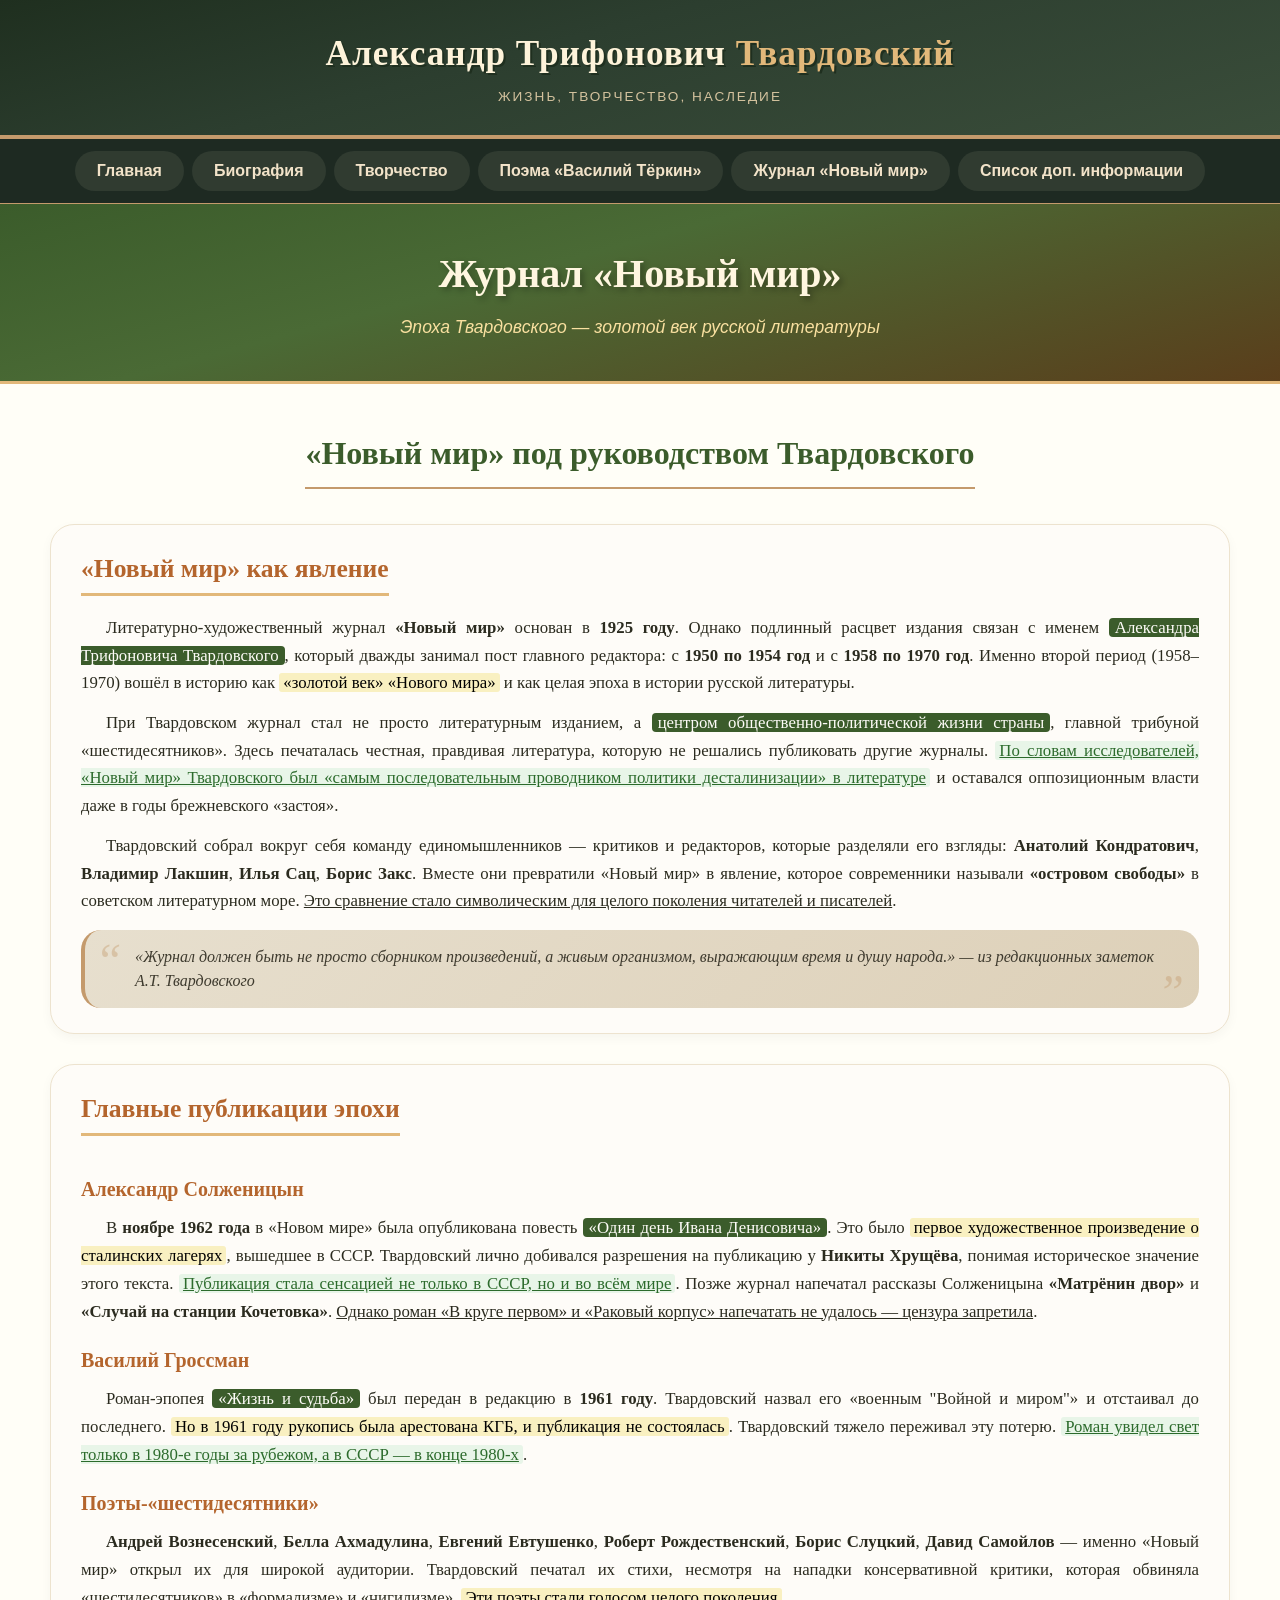
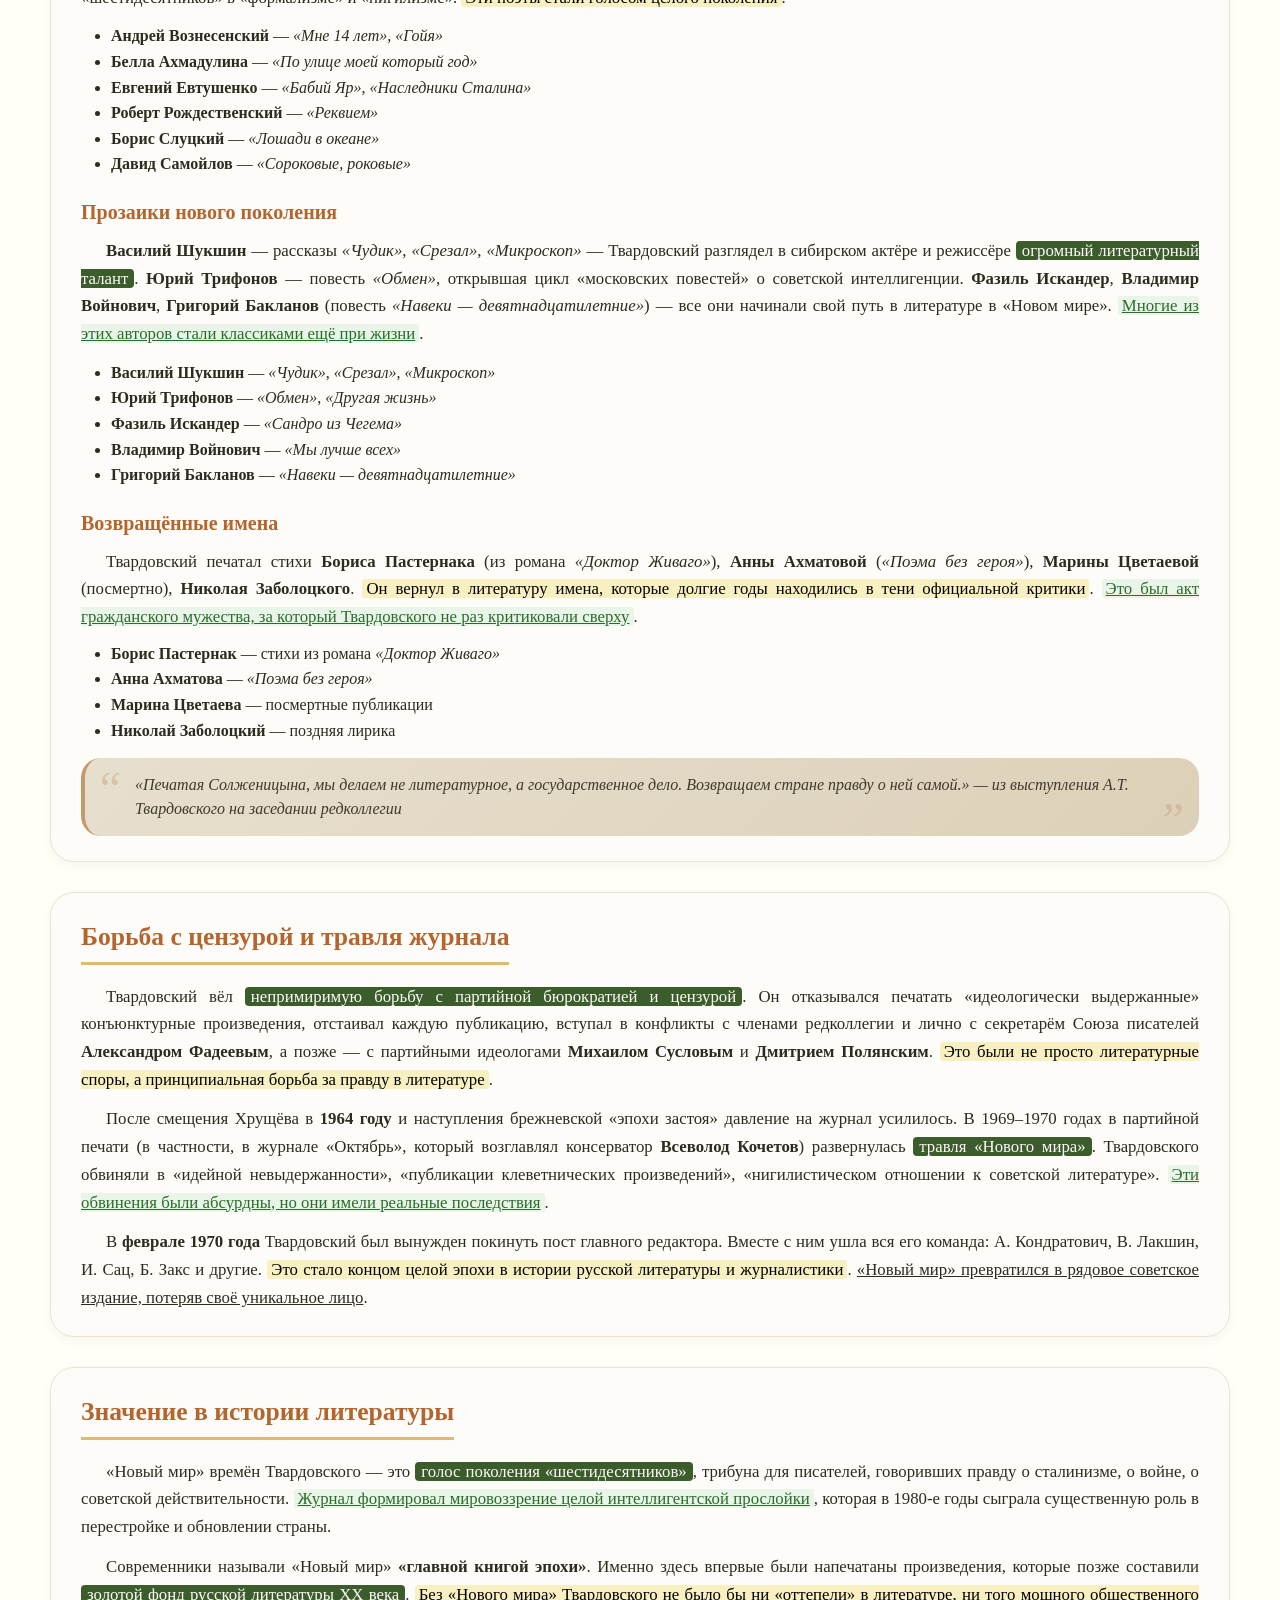
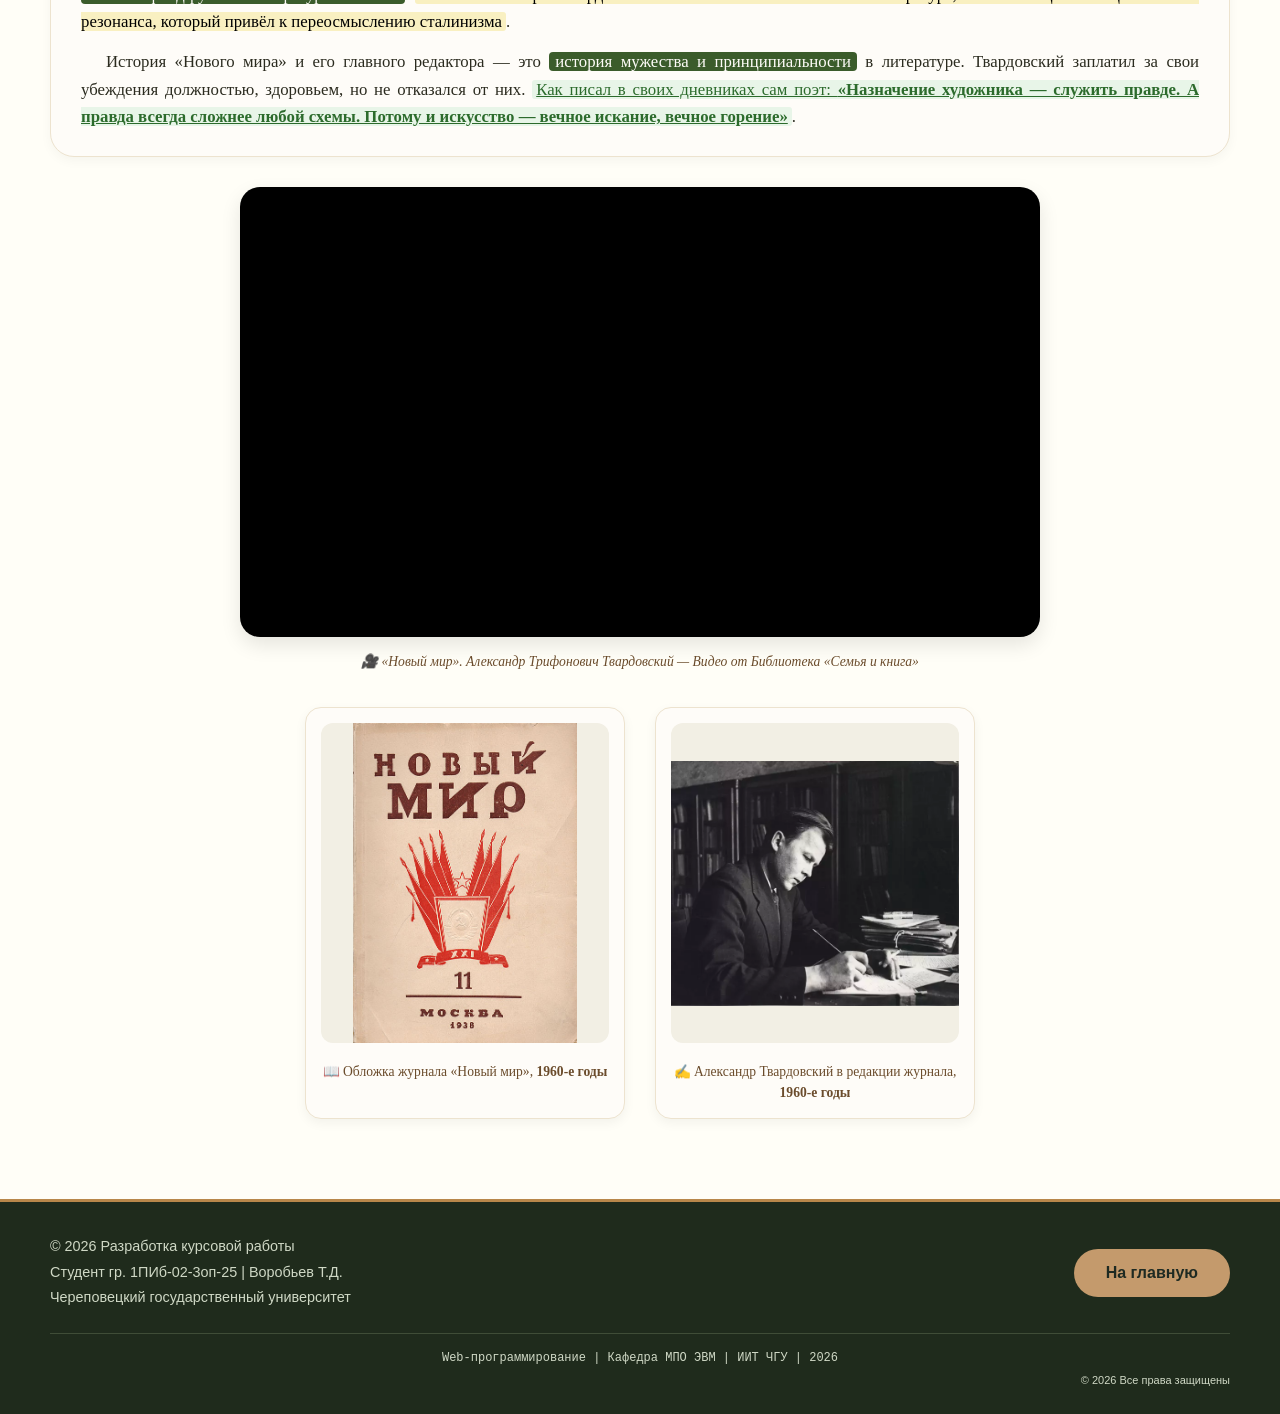
<file: New-world.html>
<!DOCTYPE html>
<html lang="ru">
<head>
    <meta charset="UTF-8">
    <link rel="icon" type="image/webp" href="img/i.webp">
    <meta name="viewport" content="width=device-width, initial-scale=1.0, viewport-fit=cover">
    <title>Журнал «Новый мир» - А.Т. Твардовский</title>
    <link rel="stylesheet" href="CSS.css">
</head>
<body>
<div class="site-wrapper">
    <div class="site-header">
        <div class="site-title">Александр Трифонович <span>Твардовский</span></div>
        <div class="site-sub">жизнь, творчество, наследие</div>
    </div>

    <div class="nav-menu">
        <a href="index.html">Главная</a>
        <a href="bio.html">Биография</a>
        <a href="works.html">Творчество</a>
        <a href="vasily_terkin.html">Поэма «Василий Тёркин»</a>
        <a href="New-world.html">Журнал «Новый мир»</a>
        <a href="links.html">Список доп. информации</a>
    </div>

    <div class="hero-banner">
        <div class="banner-text">Журнал «Новый мир»</div>
        <div class="banner-sub">Эпоха Твардовского — золотой век русской литературы</div>
    </div>

    <div class="main-content">
        <div class="title-center">
            <h1 class="page-title">«Новый мир» под руководством Твардовского</h1>
        </div>

        <!--  БЛОК 1  -->
        <div class="content-card">
            <h2>«Новый мир» как явление</h2>
            <p>Литературно-художественный журнал <strong>«Новый мир»</strong> основан в <strong>1925 году</strong>. Однако подлинный расцвет издания связан с именем <span class="highlight">Александра Трифоновича Твардовского</span>, который дважды занимал пост главного редактора: с <strong>1950 по 1954 год</strong> и с <strong>1958 по 1970 год</strong>. Именно второй период (1958–1970) вошёл в историю как <mark>«золотой век» «Нового мира»</mark> и как целая эпоха в истории русской литературы.</p>
            <p>При Твардовском журнал стал не просто литературным изданием, а <span class="highlight">центром общественно-политической жизни страны</span>, главной трибуной <q>шестидесятников</q>. Здесь печаталась честная, правдивая литература, которую не решались публиковать другие журналы. <ins>По словам исследователей, «Новый мир» Твардовского был «самым последовательным проводником политики десталинизации» в литературе</ins> и оставался оппозиционным власти даже в годы брежневского <q>застоя</q>.</p>
            <p>Твардовский собрал вокруг себя команду единомышленников — критиков и редакторов, которые разделяли его взгляды: <strong>Анатолий Кондратович</strong>, <strong>Владимир Лакшин</strong>, <strong>Илья Сац</strong>, <strong>Борис Закс</strong>. Вместе они превратили «Новый мир» в явление, которое современники называли <strong>«островом свободы»</strong> в советском литературном море. <u>Это сравнение стало символическим для целого поколения читателей и писателей</u>.</p>
            <div class="quote-block">
                «Журнал должен быть не просто сборником произведений, а живым организмом, выражающим время и душу народа.» — из редакционных заметок А.Т. Твардовского
            </div>
        </div>

        <!--  БЛОК 2  -->
        <div class="content-card">
            <h2>Главные публикации эпохи</h2>

            <h3>Александр Солженицын</h3>
            <p>В <strong>ноябре 1962 года</strong> в «Новом мире» была опубликована повесть <span class="highlight">«Один день Ивана Денисовича»</span>. Это было <mark>первое художественное произведение о сталинских лагерях</mark>, вышедшее в СССР. Твардовский лично добивался разрешения на публикацию у <strong>Никиты Хрущёва</strong>, понимая историческое значение этого текста. <ins>Публикация стала сенсацией не только в СССР, но и во всём мире</ins>. Позже журнал напечатал рассказы Солженицына <strong>«Матрёнин двор»</strong> и <strong>«Случай на станции Кочетовка»</strong>. <u>Однако роман «В круге первом» и «Раковый корпус» напечатать не удалось — цензура запретила</u>.</p>

            <h3>Василий Гроссман</h3>
            <p>Роман-эпопея <span class="highlight">«Жизнь и судьба»</span> был передан в редакцию в <strong>1961 году</strong>. Твардовский назвал его <q>военным "Войной и миром"</q> и отстаивал до последнего. <mark>Но в 1961 году рукопись была арестована КГБ, и публикация не состоялась</mark>. Твардовский тяжело переживал эту потерю. <ins>Роман увидел свет только в 1980-е годы за рубежом, а в СССР — в конце 1980-х</ins>.</p>

            <h3>Поэты-«шестидесятники»</h3>
            <p><strong>Андрей Вознесенский</strong>, <strong>Белла Ахмадулина</strong>, <strong>Евгений Евтушенко</strong>, <strong>Роберт Рождественский</strong>, <strong>Борис Слуцкий</strong>, <strong>Давид Самойлов</strong> — именно «Новый мир» открыл их для широкой аудитории. Твардовский печатал их стихи, несмотря на нападки консервативной критики, которая обвиняла <q>шестидесятников</q> в <q>формализме</q> и <q>нигилизме</q>. <mark>Эти поэты стали голосом целого поколения</mark>.</p>

            <ul style="margin: 10px 0 10px 30px; font-size: 1rem; color: #2b2b1f; line-height: 1.6;">
                <li><strong>Андрей Вознесенский</strong> — <em>«Мне 14 лет»</em>, <em>«Гойя»</em></li>
                <li><strong>Белла Ахмадулина</strong> — <em>«По улице моей который год»</em></li>
                <li><strong>Евгений Евтушенко</strong> — <em>«Бабий Яр»</em>, <em>«Наследники Сталина»</em></li>
                <li><strong>Роберт Рождественский</strong> — <em>«Реквием»</em></li>
                <li><strong>Борис Слуцкий</strong> — <em>«Лошади в океане»</em></li>
                <li><strong>Давид Самойлов</strong> — <em>«Сороковые, роковые»</em></li>
            </ul>

            <h3>Прозаики нового поколения</h3>
            <p><strong>Василий Шукшин</strong> — рассказы <em>«Чудик»</em>, <em>«Срезал»</em>, <em>«Микроскоп»</em> — Твардовский разглядел в сибирском актёре и режиссёре <span class="highlight">огромный литературный талант</span>. <strong>Юрий Трифонов</strong> — повесть <em>«Обмен»</em>, открывшая цикл <q>московских повестей</q> о советской интеллигенции. <strong>Фазиль Искандер</strong>, <strong>Владимир Войнович</strong>, <strong>Григорий Бакланов</strong> (повесть <em>«Навеки — девятнадцатилетние»</em>) — все они начинали свой путь в литературе в «Новом мире». <ins>Многие из этих авторов стали классиками ещё при жизни</ins>.</p>

            <ul style="margin: 10px 0 10px 30px; font-size: 1rem; color: #2b2b1f; line-height: 1.6;">
                <li><strong>Василий Шукшин</strong> — <em>«Чудик»</em>, <em>«Срезал»</em>, <em>«Микроскоп»</em></li>
                <li><strong>Юрий Трифонов</strong> — <em>«Обмен»</em>, <em>«Другая жизнь»</em></li>
                <li><strong>Фазиль Искандер</strong> — <em>«Сандро из Чегема»</em></li>
                <li><strong>Владимир Войнович</strong> — <em>«Мы лучше всех»</em></li>
                <li><strong>Григорий Бакланов</strong> — <em>«Навеки — девятнадцатилетние»</em></li>
            </ul>

            <h3>Возвращённые имена</h3>
            <p>Твардовский печатал стихи <strong>Бориса Пастернака</strong> (из романа <em>«Доктор Живаго»</em>), <strong>Анны Ахматовой</strong> (<em>«Поэма без героя»</em>), <strong>Марины Цветаевой</strong> (посмертно), <strong>Николая Заболоцкого</strong>. <mark>Он вернул в литературу имена, которые долгие годы находились в тени официальной критики</mark>. <ins>Это был акт гражданского мужества, за который Твардовского не раз критиковали сверху</ins>.</p>

            <ul style="margin: 10px 0 10px 30px; font-size: 1rem; color: #2b2b1f; line-height: 1.6;">
                <li><strong>Борис Пастернак</strong> — стихи из романа <em>«Доктор Живаго»</em></li>
                <li><strong>Анна Ахматова</strong> — <em>«Поэма без героя»</em></li>
                <li><strong>Марина Цветаева</strong> — посмертные публикации</li>
                <li><strong>Николай Заболоцкий</strong> — поздняя лирика</li>
            </ul>

            <div class="quote-block">
                «Печатая Солженицына, мы делаем не литературное, а государственное дело. Возвращаем стране правду о ней самой.» — из выступления А.Т. Твардовского на заседании редколлегии
            </div>
        </div>

        <!--  БЛОК 3  -->
        <div class="content-card">
            <h2>Борьба с цензурой и травля журнала</h2>
            <p>Твардовский вёл <span class="highlight">непримиримую борьбу с партийной бюрократией и цензурой</span>. Он отказывался печатать <q>идеологически выдержанные</q> конъюнктурные произведения, отстаивал каждую публикацию, вступал в конфликты с членами редколлегии и лично с секретарём Союза писателей <strong>Александром Фадеевым</strong>, а позже — с партийными идеологами <strong>Михаилом Сусловым</strong> и <strong>Дмитрием Полянским</strong>. <mark>Это были не просто литературные споры, а принципиальная борьба за правду в литературе</mark>.</p>
            <p>После смещения Хрущёва в <strong>1964 году</strong> и наступления брежневской <q>эпохи застоя</q> давление на журнал усилилось. В 1969–1970 годах в партийной печати (в частности, в журнале <q>Октябрь</q>, который возглавлял консерватор <strong>Всеволод Кочетов</strong>) развернулась <span class="highlight">травля «Нового мира»</span>. Твардовского обвиняли в <q>идейной невыдержанности</q>, <q>публикации клеветнических произведений</q>, <q>нигилистическом отношении к советской литературе</q>. <ins>Эти обвинения были абсурдны, но они имели реальные последствия</ins>.</p>
            <p>В <strong>феврале 1970 года</strong> Твардовский был вынужден покинуть пост главного редактора. Вместе с ним ушла вся его команда: А. Кондратович, В. Лакшин, И. Сац, Б. Закс и другие. <mark>Это стало концом целой эпохи в истории русской литературы и журналистики</mark>. <u>«Новый мир» превратился в рядовое советское издание, потеряв своё уникальное лицо</u>.</p>
        </div>

        <!--  БЛОК 4  -->
        <div class="content-card">
            <h2>Значение в истории литературы</h2>
            <p><q>Новый мир</q> времён Твардовского — это <span class="highlight">голос поколения «шестидесятников»</span>, трибуна для писателей, говоривших правду о сталинизме, о войне, о советской действительности. <ins>Журнал формировал мировоззрение целой интеллигентской прослойки</ins>, которая в 1980-е годы сыграла существенную роль в перестройке и обновлении страны.</p>
            <p>Современники называли «Новый мир» <strong>«главной книгой эпохи»</strong>. Именно здесь впервые были напечатаны произведения, которые позже составили <span class="highlight">золотой фонд русской литературы XX века</span>. <mark>Без «Нового мира» Твардовского не было бы ни «оттепели» в литературе, ни того мощного общественного резонанса, который привёл к переосмыслению сталинизма</mark>.</p>
            <p>История «Нового мира» и его главного редактора — это <span class="highlight">история мужества и принципиальности</span> в литературе. Твардовский заплатил за свои убеждения должностью, здоровьем, но не отказался от них. <ins>Как писал в своих дневниках сам поэт: <strong>«Назначение художника — служить правде. А правда всегда сложнее любой схемы. Потому и искусство — вечное искание, вечное горение»</strong></ins>.</p>
        </div>

        <!--  ВИДЕО  -->
        <div class="video-wrapper">
            <div style="position: relative; padding-bottom: 56.25%; height: 0; overflow: hidden; border-radius: 20px; box-shadow: 0 8px 20px rgba(0,0,0,0.1); background: #000;">
                <iframe 
                    src="https://vk.com/video_ext.php?oid=-245320&id=456239192&hd=2" 
                    style="position: absolute; top: 0; left: 0; width: 100%; height: 100%; border: none;"
                    allow="autoplay; encrypted-media; fullscreen; picture-in-picture; screen-wake-lock;"
                    frameborder="0" 
                    allowfullscreen>
                </iframe>
            </div>
        </div>
        <div class="video-caption">
            🎥 «Новый мир». Александр Трифонович Твардовский — Видео от Библиотека «Семья и книга»
        </div>

        <!--  ФОТОГАЛЕРЕЯ -->
        <div class="photo-gallery">
            <div class="photo-card">
                <img src="img/1012569289.jpg" alt="Обложка журнала Новый мир">
                <p>📖 Обложка журнала <q>Новый мир</q>, <strong>1960-е годы</strong></p>
            </div>
            <div class="photo-card">
                <img src="img/resize.webp" alt="Твардовский за работой">
                <p>✍️ Александр Твардовский в редакции журнала, <strong>1960-е годы</strong></p>
            </div>
        </div>
    </div>

    <a href="#" class="go-top" id="goTopBtn">↑</a>

    <div class="footer">
        <div class="footer-inner">
            <div class="footer-copy">
                <p>© 2026 Разработка курсовой работы</p>
                <p>Студент гр. 1ПИб-02-3оп-25 | Воробьев Т.Д.</p>
                <p>Череповецкий государственный университет</p>
            </div>
            <a href="index.html" class="to-main-btn">На главную</a>
        </div>
        <div class="footer-meta">Web-программирование | Кафедра МПО ЭВМ | ИИТ ЧГУ | 2026</div>
    <div class="footer-right" style="text-align: right;">© 2026 Все права защищены</div>
    </div>
</div>

<script src="function.js"></script>
</body>
</html>
</file>
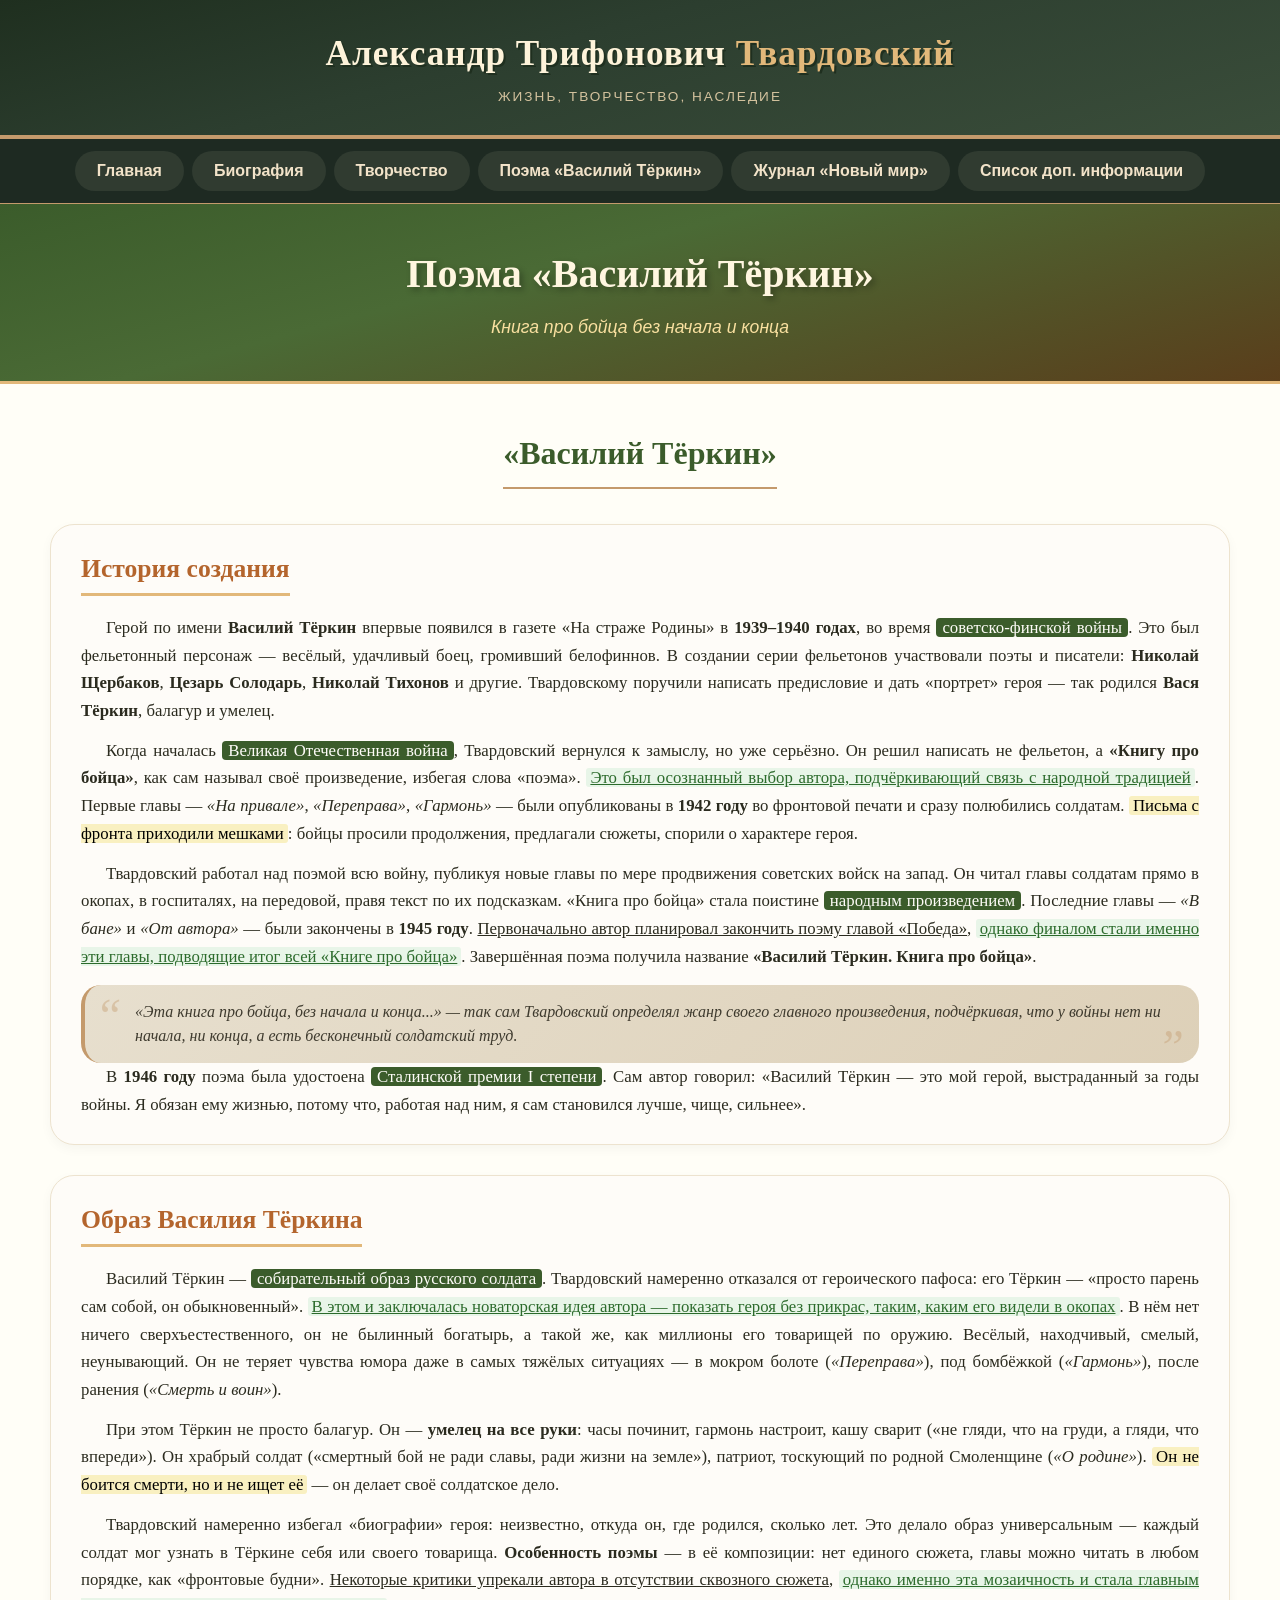
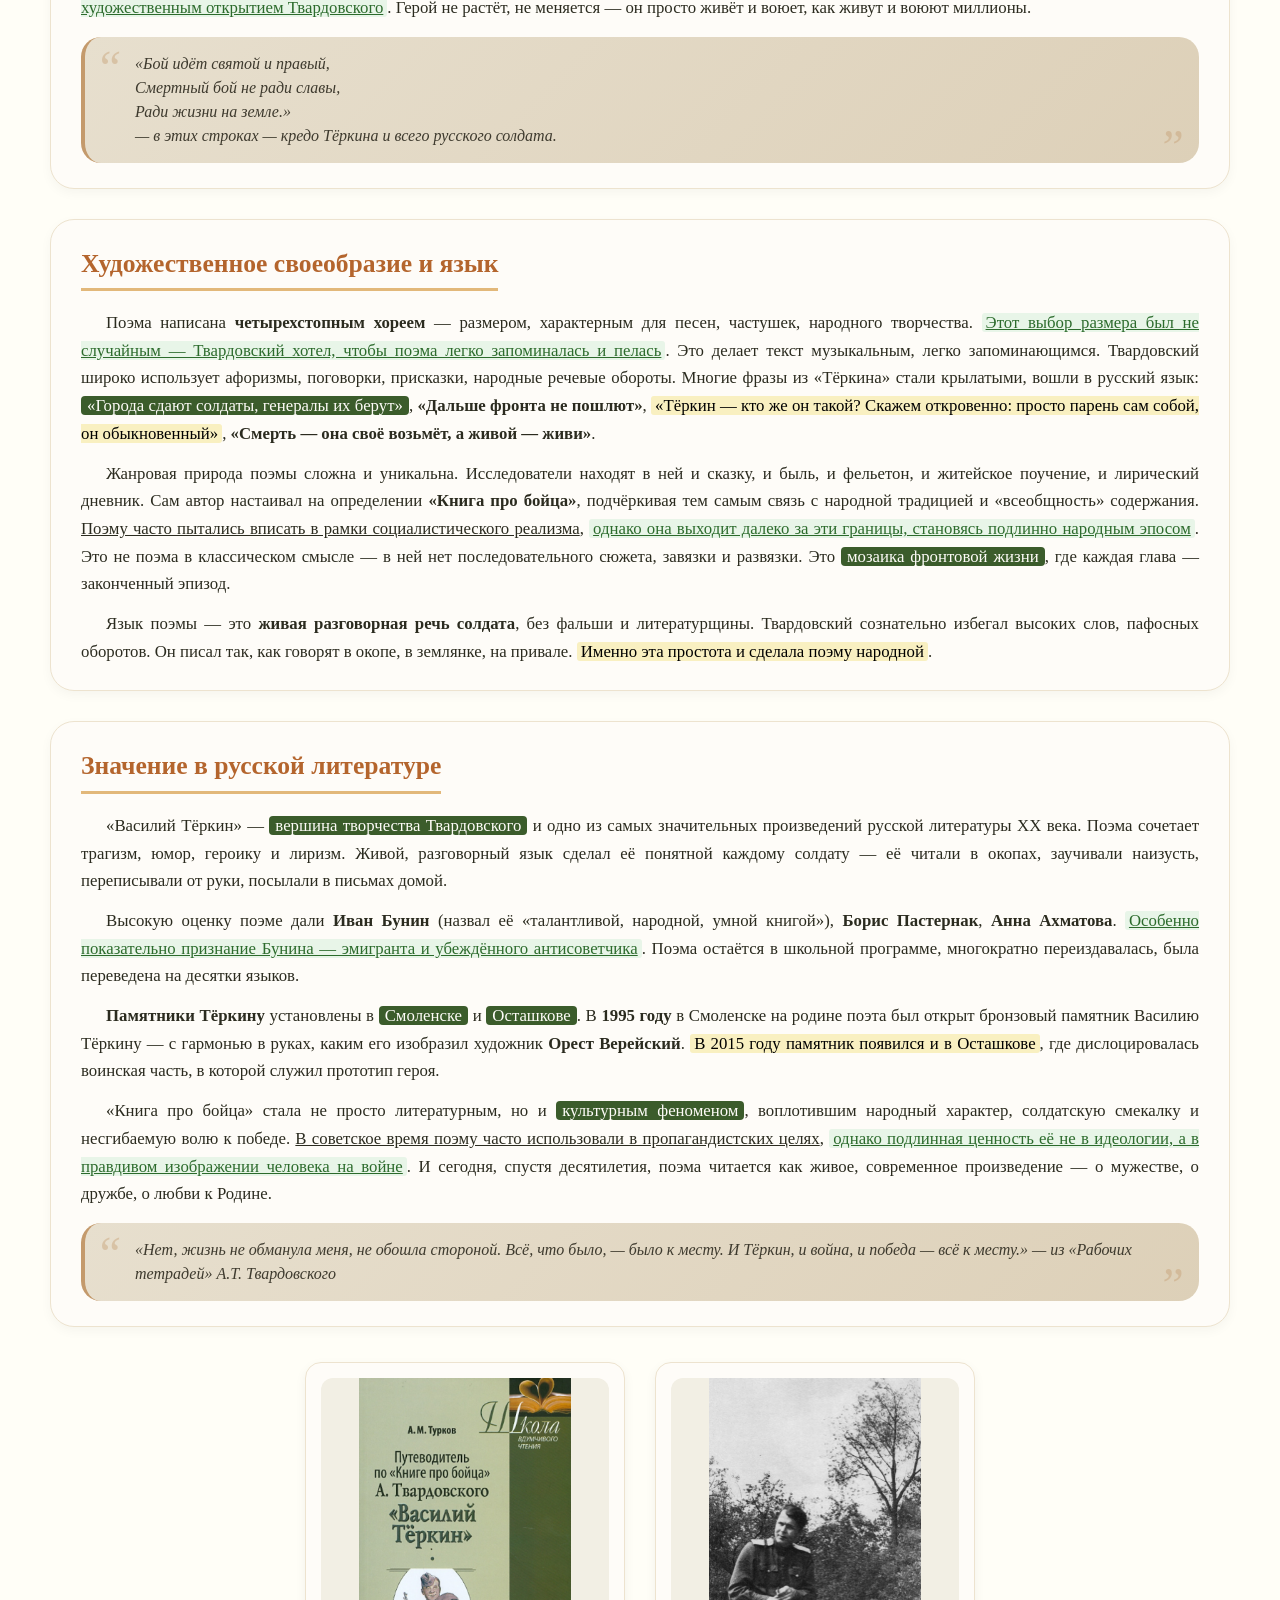
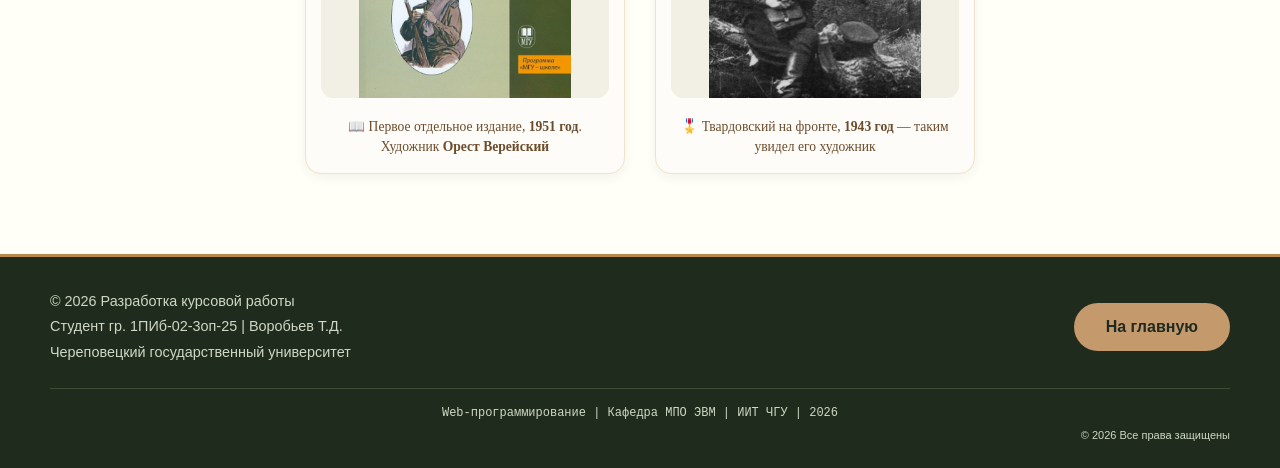
<file: vasily_terkin.html>
<!DOCTYPE html>
<html lang="ru">
<head>
    <meta charset="UTF-8">
    <link rel="icon" type="image/webp" href="img/i.webp">
    <meta name="viewport" content="width=device-width, initial-scale=1.0, viewport-fit=cover">
    <title>Поэма «Василий Тёркин» - А.Т. Твардовский</title>
    
    <link rel="stylesheet" href="CSS.css">

</head>
<body>
<div class="site-wrapper">
    <div class="site-header">
        <div class="site-title">Александр Трифонович <span>Твардовский</span></div>
        <div class="site-sub">жизнь, творчество, наследие</div>
    </div>

    <div class="nav-menu">
        <a href="index.html">Главная</a>
        <a href="bio.html">Биография</a>
        <a href="works.html">Творчество</a>
        <a href="vasily_terkin.html">Поэма «Василий Тёркин»</a>
        <a href="New-world.html">Журнал «Новый мир»</a>
        <a href="links.html">Список доп. информации</a>
    </div>

    <div class="hero-banner">
        <div class="banner-text">Поэма «Василий Тёркин»</div>
        <div class="banner-sub">Книга про бойца без начала и конца</div>
    </div>

    <div class="main-content">
        <div class="title-center">
            <h1 class="page-title">«Василий Тёркин»</h1>
        </div>

        <!--  БЛОК 1  -->
        <div class="content-card">
            <h2>История создания</h2>
            <p>Герой по имени <strong>Василий Тёркин</strong> впервые появился в газете <q>На страже Родины</q> в <strong>1939–1940 годах</strong>, во время <span class="highlight">советско-финской войны</span>. Это был фельетонный персонаж — весёлый, удачливый боец, громивший белофиннов. В создании серии фельетонов участвовали поэты и писатели: <strong>Николай Щербаков</strong>, <strong>Цезарь Солодарь</strong>, <strong>Николай Тихонов</strong> и другие. Твардовскому поручили написать предисловие и дать <q>портрет</q> героя — так родился <strong>Вася Тёркин</strong>, балагур и умелец.</p>
            <p>Когда началась <span class="highlight">Великая Отечественная война</span>, Твардовский вернулся к замыслу, но уже серьёзно. Он решил написать не фельетон, а <strong>«Книгу про бойца»</strong>, как сам называл своё произведение, избегая слова <q>поэма</q>. <ins>Это был осознанный выбор автора, подчёркивающий связь с народной традицией</ins>. Первые главы — <em>«На привале»</em>, <em>«Переправа»</em>, <em>«Гармонь»</em> — были опубликованы в <strong>1942 году</strong> во фронтовой печати и сразу полюбились солдатам. <mark>Письма с фронта приходили мешками</mark>: бойцы просили продолжения, предлагали сюжеты, спорили о характере героя.</p>
            <p>Твардовский работал над поэмой всю войну, публикуя новые главы по мере продвижения советских войск на запад. Он читал главы солдатам прямо в окопах, в госпиталях, на передовой, правя текст по их подсказкам. <q>Книга про бойца</q> стала поистине <span class="highlight">народным произведением</span>. Последние главы — <em>«В бане»</em> и <em>«От автора»</em> — были закончены в <strong>1945 году</strong>. <u>Первоначально автор планировал закончить поэму главой «Победа»</u>, <ins>однако финалом стали именно эти главы, подводящие итог всей «Книге про бойца»</ins>. Завершённая поэма получила название <strong>«Василий Тёркин. Книга про бойца»</strong>.</p>
            <div class="quote-block">
                «Эта книга про бойца, без начала и конца...» — так сам Твардовский определял жанр своего главного произведения, подчёркивая, что у войны нет ни начала, ни конца, а есть бесконечный солдатский труд.
            </div>
            <p>В <strong>1946 году</strong> поэма была удостоена <span class="highlight">Сталинской премии I степени</span>. Сам автор говорил: <q>Василий Тёркин — это мой герой, выстраданный за годы войны. Я обязан ему жизнью, потому что, работая над ним, я сам становился лучше, чище, сильнее</q>.</p>
        </div>

        <!--  БЛОК 2  -->
        <div class="content-card">
            <h2>Образ Василия Тёркина</h2>
            <p>Василий Тёркин — <span class="highlight">собирательный образ русского солдата</span>. Твардовский намеренно отказался от героического пафоса: его Тёркин — <q>просто парень сам собой, он обыкновенный</q>. <ins>В этом и заключалась новаторская идея автора — показать героя без прикрас, таким, каким его видели в окопах</ins>. В нём нет ничего сверхъестественного, он не былинный богатырь, а такой же, как миллионы его товарищей по оружию. Весёлый, находчивый, смелый, неунывающий. Он не теряет чувства юмора даже в самых тяжёлых ситуациях — в мокром болоте (<em>«Переправа»</em>), под бомбёжкой (<em>«Гармонь»</em>), после ранения (<em>«Смерть и воин»</em>).</p>
            <p>При этом Тёркин не просто балагур. Он — <strong>умелец на все руки</strong>: часы починит, гармонь настроит, кашу сварит (<q>не гляди, что на груди, а гляди, что впереди</q>). Он храбрый солдат (<q>смертный бой не ради славы, ради жизни на земле</q>), патриот, тоскующий по родной Смоленщине (<em>«О родине»</em>). <mark>Он не боится смерти, но и не ищет её</mark> — он делает своё солдатское дело.</p>
            <p>Твардовский намеренно избегал <q>биографии</q> героя: неизвестно, откуда он, где родился, сколько лет. Это делало образ универсальным — каждый солдат мог узнать в Тёркине себя или своего товарища. <strong>Особенность поэмы</strong> — в её композиции: нет единого сюжета, главы можно читать в любом порядке, как <q>фронтовые будни</q>. <u>Некоторые критики упрекали автора в отсутствии сквозного сюжета</u>, <ins>однако именно эта мозаичность и стала главным художественным открытием Твардовского</ins>. Герой не растёт, не меняется — он просто живёт и воюет, как живут и воюют миллионы.</p>
            <div class="quote-block">
                «Бой идёт святой и правый,<br>
                Смертный бой не ради славы,<br>
                Ради жизни на земле.»<br>
                — в этих строках — кредо Тёркина и всего русского солдата.
            </div>
        </div>

        <!--  БЛОК 3  -->
        <div class="content-card">
            <h2>Художественное своеобразие и язык</h2>
            <p>Поэма написана <strong>четырехстопным хореем</strong> — размером, характерным для песен, частушек, народного творчества. <ins>Этот выбор размера был не случайным — Твардовский хотел, чтобы поэма легко запоминалась и пелась</ins>. Это делает текст музыкальным, легко запоминающимся. Твардовский широко использует афоризмы, поговорки, присказки, народные речевые обороты. Многие фразы из <q>Тёркина</q> стали крылатыми, вошли в русский язык: <span class="highlight">«Города сдают солдаты, генералы их берут»</span>, <strong>«Дальше фронта не пошлют»</strong>, <mark>«Тёркин — кто же он такой? Скажем откровенно: просто парень сам собой, он обыкновенный»</mark>, <strong>«Смерть — она своё возьмёт, а живой — живи»</strong>.</p>
            <p>Жанровая природа поэмы сложна и уникальна. Исследователи находят в ней и сказку, и быль, и фельетон, и житейское поучение, и лирический дневник. Сам автор настаивал на определении <strong>«Книга про бойца»</strong>, подчёркивая тем самым связь с народной традицией и <q>всеобщность</q> содержания. <u>Поэму часто пытались вписать в рамки социалистического реализма</u>, <ins>однако она выходит далеко за эти границы, становясь подлинно народным эпосом</ins>. Это не поэма в классическом смысле — в ней нет последовательного сюжета, завязки и развязки. Это <span class="highlight">мозаика фронтовой жизни</span>, где каждая глава — законченный эпизод.</p>
            <p>Язык поэмы — это <strong>живая разговорная речь солдата</strong>, без фальши и литературщины. Твардовский сознательно избегал высоких слов, пафосных оборотов. Он писал так, как говорят в окопе, в землянке, на привале. <mark>Именно эта простота и сделала поэму народной</mark>.</p>
        </div>

        <!--  БЛОК 4  -->
        <div class="content-card">
            <h2>Значение в русской литературе</h2>
            <p><q>Василий Тёркин</q> — <span class="highlight">вершина творчества Твардовского</span> и одно из самых значительных произведений русской литературы XX века. Поэма сочетает трагизм, юмор, героику и лиризм. Живой, разговорный язык сделал её понятной каждому солдату — её читали в окопах, заучивали наизусть, переписывали от руки, посылали в письмах домой.</p>
            <p>Высокую оценку поэме дали <strong>Иван Бунин</strong> (назвал её <q>талантливой, народной, умной книгой</q>), <strong>Борис Пастернак</strong>, <strong>Анна Ахматова</strong>. <ins>Особенно показательно признание Бунина — эмигранта и убеждённого антисоветчика</ins>. Поэма остаётся в школьной программе, многократно переиздавалась, была переведена на десятки языков.</p>
            <p><strong>Памятники Тёркину</strong> установлены в <span class="highlight">Смоленске</span> и <span class="highlight">Осташкове</span>. В <strong>1995 году</strong> в Смоленске на родине поэта был открыт бронзовый памятник Василию Тёркину — с гармонью в руках, каким его изобразил художник <strong>Орест Верейский</strong>. <mark>В 2015 году памятник появился и в Осташкове</mark>, где дислоцировалась воинская часть, в которой служил прототип героя.</p>
            <p><q>Книга про бойца</q> стала не просто литературным, но и <span class="highlight">культурным феноменом</span>, воплотившим народный характер, солдатскую смекалку и несгибаемую волю к победе. <u>В советское время поэму часто использовали в пропагандистских целях</u>, <ins>однако подлинная ценность её не в идеологии, а в правдивом изображении человека на войне</ins>. И сегодня, спустя десятилетия, поэма читается как живое, современное произведение — о мужестве, о дружбе, о любви к Родине.</p>
            <div class="quote-block">
                «Нет, жизнь не обманула меня, не обошла стороной. Всё, что было, — было к месту. И Тёркин, и война, и победа — всё к месту.» — из «Рабочих тетрадей» А.Т. Твардовского
            </div>
        </div>

        <!--  ФОТОГАЛЕРЕЯ  -->
        <div class="photo-gallery">
            <div class="photo-card">
                <img src="img/terkin-cover.jpg" alt="Обложка поэмы Василий Тёркин">
                <p>📖 Первое отдельное издание, <strong>1951 год</strong>. Художник <strong>Орест Верейский</strong></p>
            </div>
            <div class="photo-card">
                <img src="img/front.jpg" alt="Твардовский на фронте">
                <p>🎖️ Твардовский на фронте, <strong>1943 год</strong> — таким увидел его художник</p>
            </div>
        </div>
    </div>

    <a href="#" class="go-top" id="goTopBtn">↑</a>

    <div class="footer">
        <div class="footer-inner">
            <div class="footer-copy">
                <p>© 2026 Разработка курсовой работы</p>
                <p>Студент гр. 1ПИб-02-3оп-25 | Воробьев Т.Д.</p>
                <p>Череповецкий государственный университет</p>
            </div>
            <a href="index.html" class="to-main-btn">На главную</a>
        </div>
        <div class="footer-meta">Web-программирование | Кафедра МПО ЭВМ | ИИТ ЧГУ | 2026</div>
   <div class="footer-right" style="text-align: right;">© 2026 Все права защищены</div>
    </div>
</div>

<script src="function.js"></script>
</body>
</html>
</file>
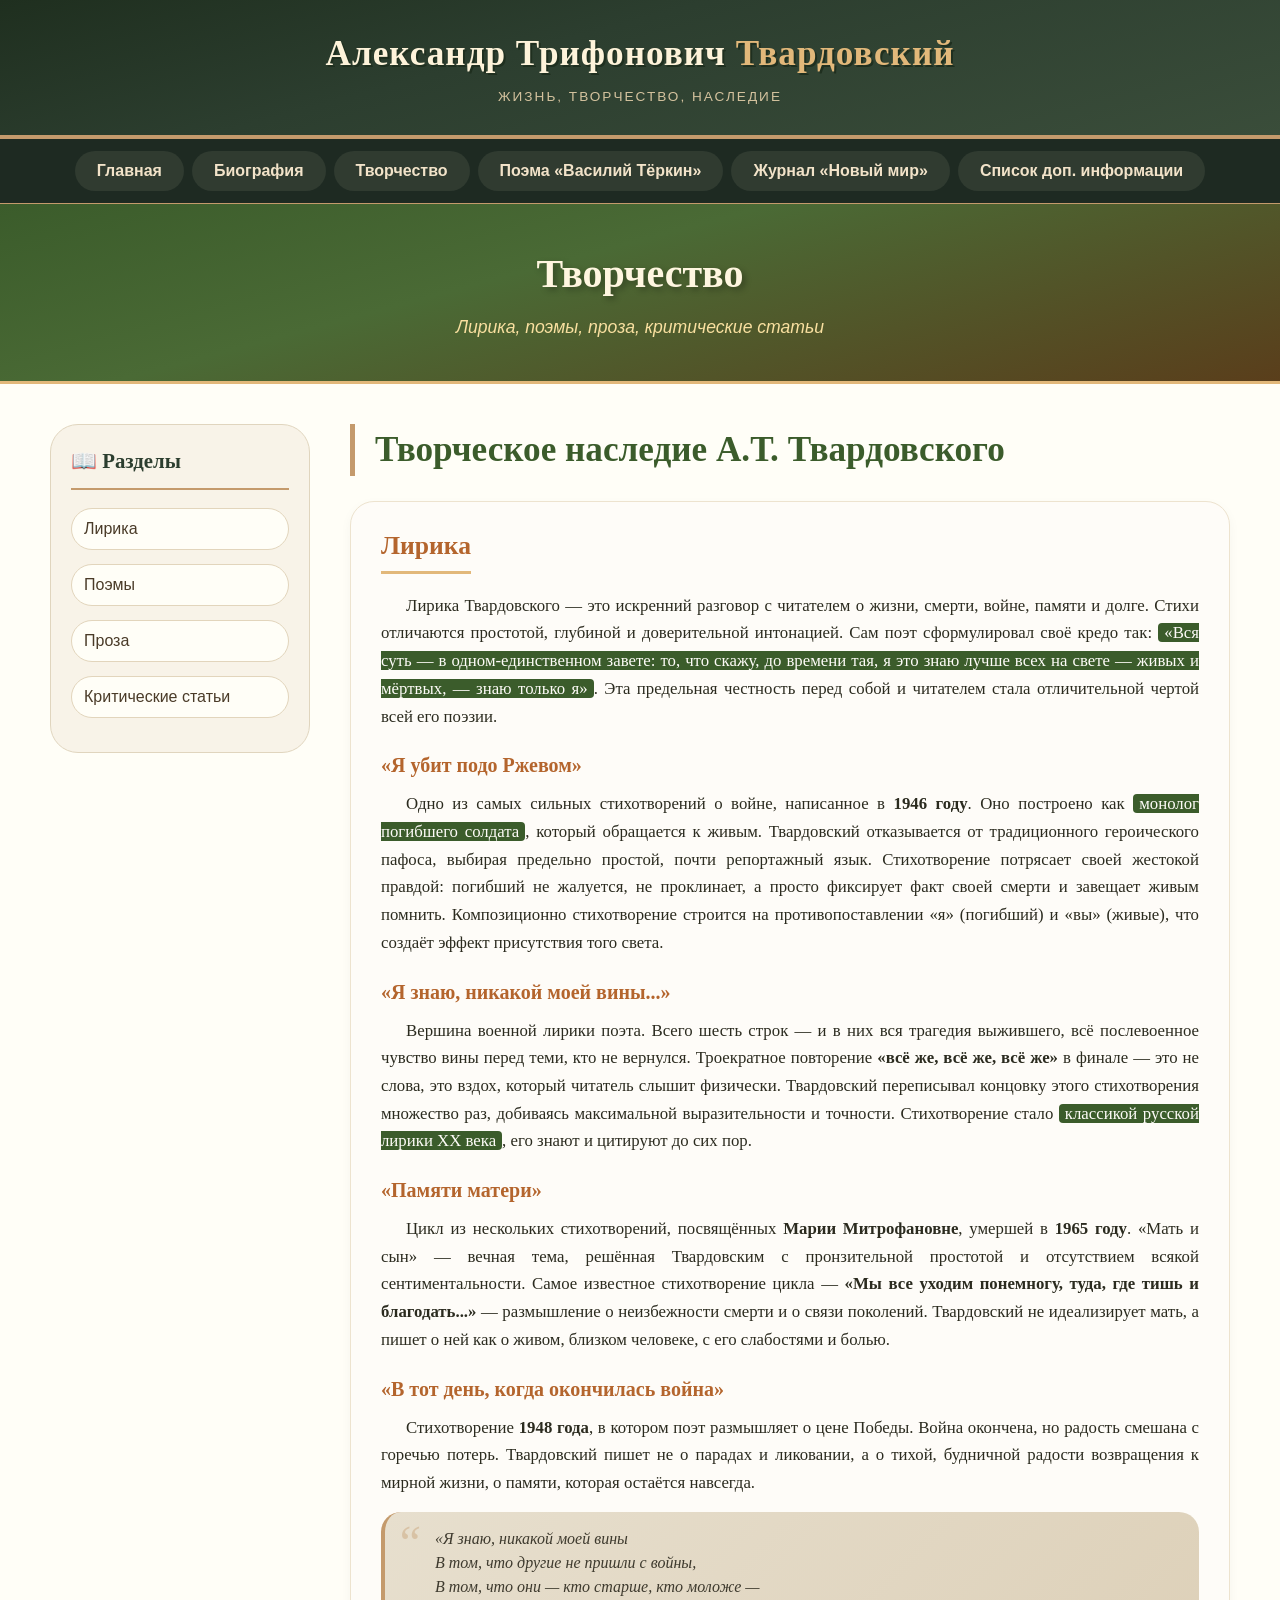
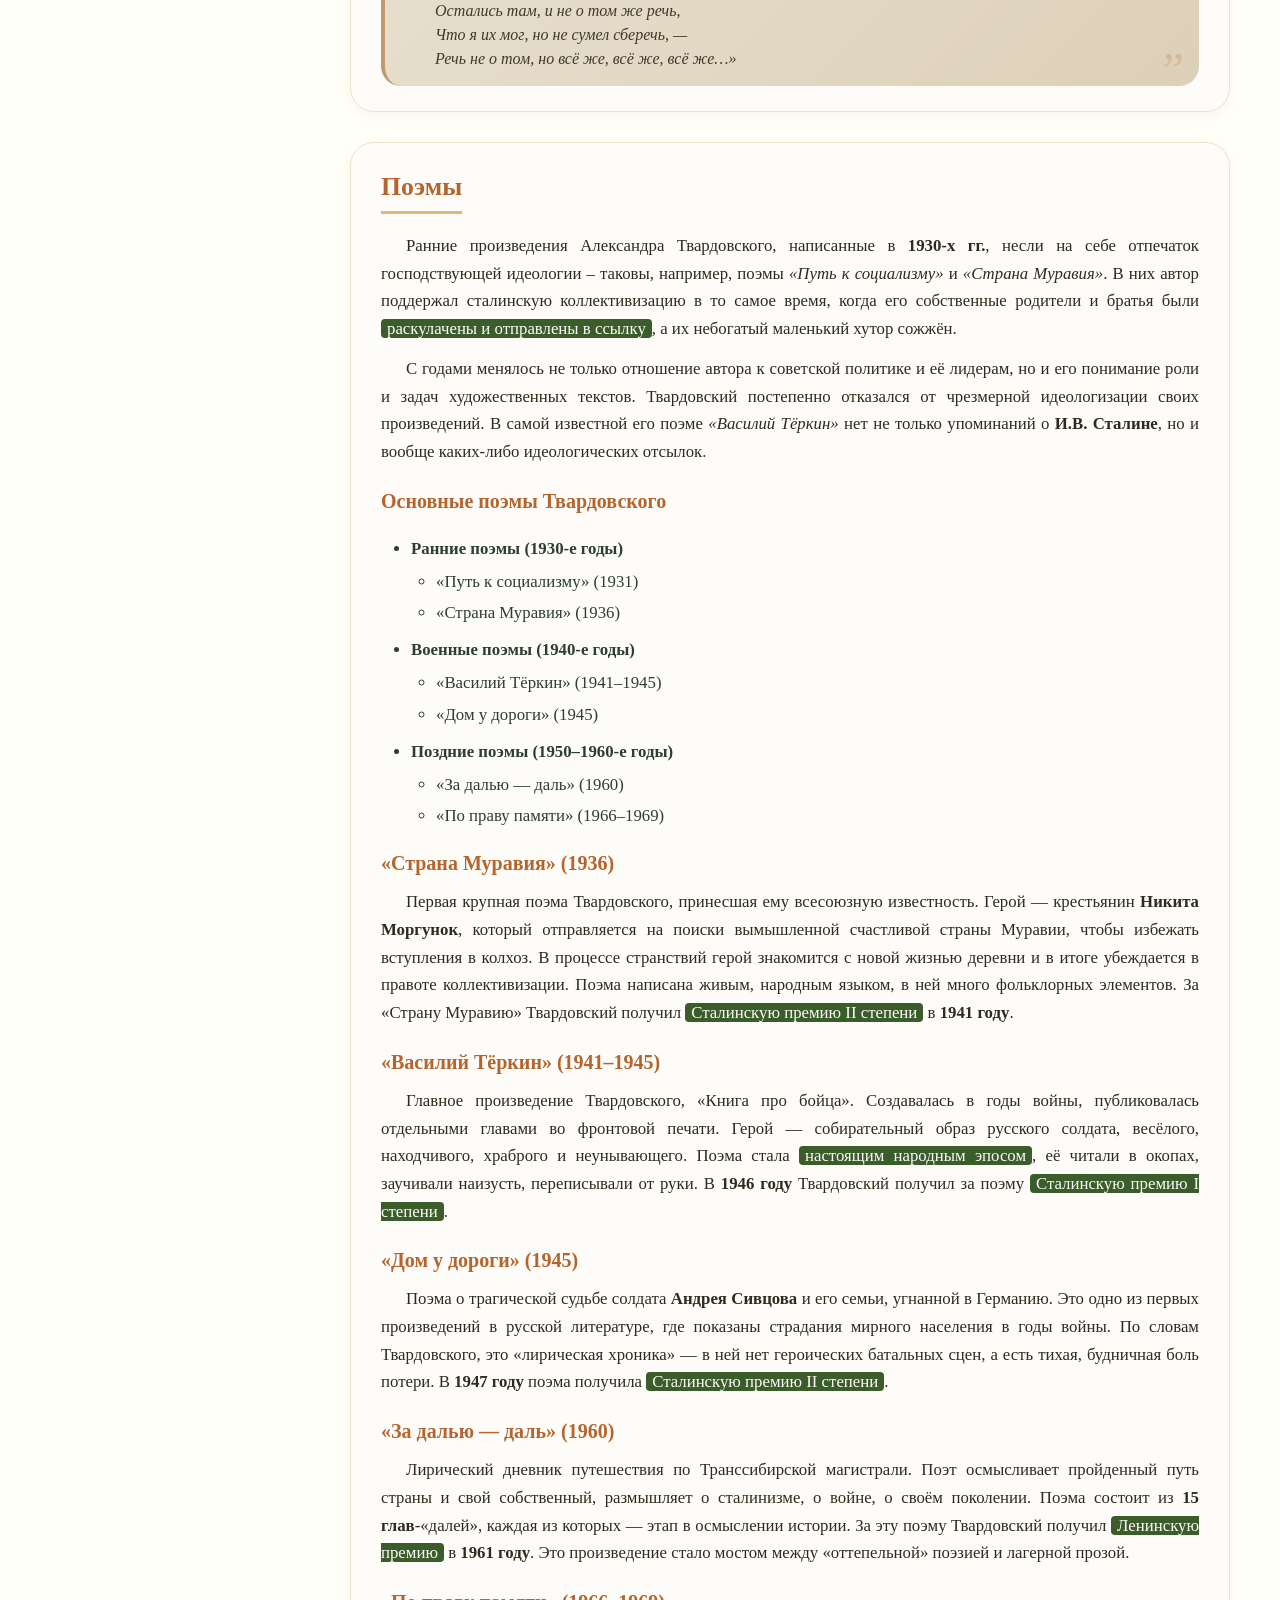
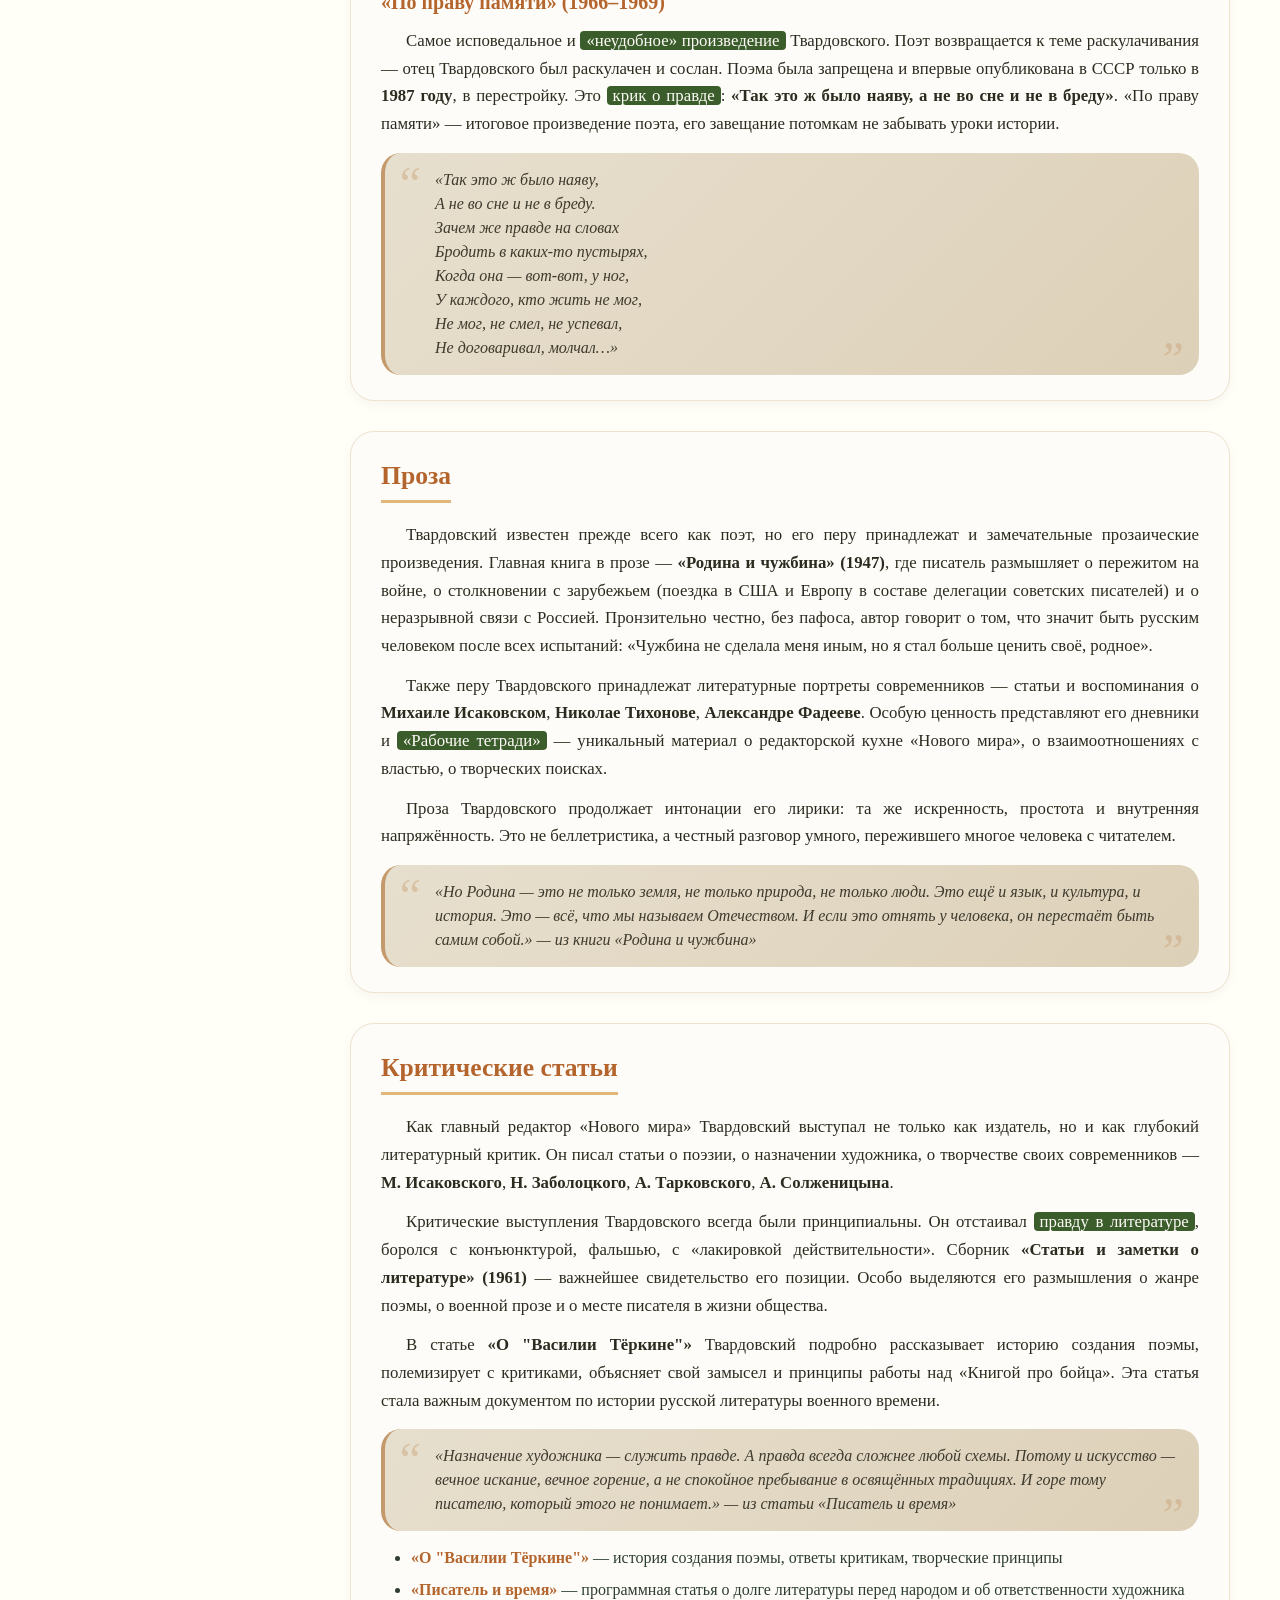
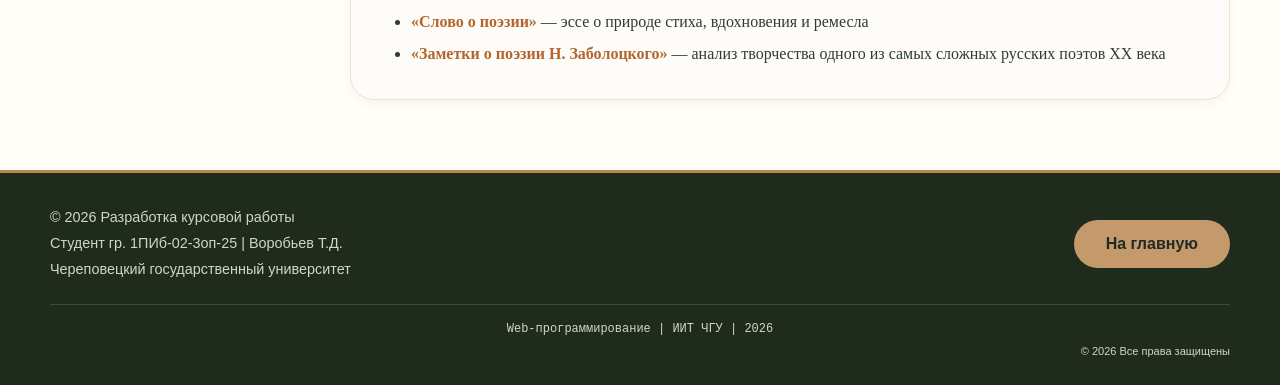
<file: works.html>
<!DOCTYPE html>
<html lang="ru">
<head>
    <meta charset="UTF-8">
    <link rel="icon" type="image/webp" href="img/i.webp">
    <meta name="viewport" content="width=device-width, initial-scale=1.0, viewport-fit=cover">
    <title>Творчество А.Т. Твардовского</title>

    <link rel="stylesheet" href="CSS.css">

</head>
<body>
<div class="site-wrapper">
    <div class="site-header">
        <div class="site-title">Александр Трифонович <span>Твардовский</span></div>
        <div class="site-sub">жизнь, творчество, наследие</div>
    </div>

    <div class="nav-menu">
        <a href="index.html">Главная</a>
        <a href="bio.html">Биография</a>
        <a href="works.html">Творчество</a>
        <a href="vasily_terkin.html">Поэма «Василий Тёркин»</a>
        <a href="New-world.html">Журнал «Новый мир»</a>
        <a href="links.html">Список доп. информации</a>
    </div>

    <div class="hero-banner">
        <div class="banner-text">Творчество</div>
        <div class="banner-sub">Лирика, поэмы, проза, критические статьи</div>
    </div>

    <div class="works-container">
        <div class="sidebar-nav">
            <h3>📖 Разделы</h3>
            <ul>
                <li><a href="#lirika">Лирика</a></li>
                <li><a href="#poemy">Поэмы</a></li>
                <li><a href="#proza">Проза</a></li>
                <li><a href="#kritika">Критические статьи</a></li>
            </ul>
        </div>

        <div class="works-content">
            <h1>Творческое наследие А.Т. Твардовского</h1>

            <div id="lirika" class="content-card">
                <h2>Лирика</h2>
                <p>Лирика Твардовского — это искренний разговор с читателем о жизни, смерти, войне, памяти и долге. Стихи отличаются простотой, глубиной и доверительной интонацией. Сам поэт сформулировал своё кредо так: <span class="highlight">«Вся суть — в одном-единственном завете: то, что скажу, до времени тая, я это знаю лучше всех на свете — живых и мёртвых, — знаю только я»</span>. Эта предельная честность перед собой и читателем стала отличительной чертой всей его поэзии.</p>
                
                <h3>«Я убит подо Ржевом»</h3>
                <p>Одно из самых сильных стихотворений о войне, написанное в <strong>1946 году</strong>. Оно построено как <span class="highlight">монолог погибшего солдата</span>, который обращается к живым. Твардовский отказывается от традиционного героического пафоса, выбирая предельно простой, почти репортажный язык. Стихотворение потрясает своей жестокой правдой: погибший не жалуется, не проклинает, а просто фиксирует факт своей смерти и завещает живым помнить. Композиционно стихотворение строится на противопоставлении <q>я</q> (погибший) и <q>вы</q> (живые), что создаёт эффект присутствия того света.</p>
                
                <h3>«Я знаю, никакой моей вины...»</h3>
                <p>Вершина военной лирики поэта. Всего шесть строк — и в них вся трагедия выжившего, всё послевоенное чувство вины перед теми, кто не вернулся. Троекратное повторение <strong>«всё же, всё же, всё же»</strong> в финале — это не слова, это вздох, который читатель слышит физически. Твардовский переписывал концовку этого стихотворения множество раз, добиваясь максимальной выразительности и точности. Стихотворение стало <span class="highlight">классикой русской лирики XX века</span>, его знают и цитируют до сих пор.</p>
                
                <h3>«Памяти матери»</h3>
                <p>Цикл из нескольких стихотворений, посвящённых <strong>Марии Митрофановне</strong>, умершей в <strong>1965 году</strong>. <q>Мать и сын</q> — вечная тема, решённая Твардовским с пронзительной простотой и отсутствием всякой сентиментальности. Самое известное стихотворение цикла — <strong>«Мы все уходим понемногу, туда, где тишь и благодать...»</strong> — размышление о неизбежности смерти и о связи поколений. Твардовский не идеализирует мать, а пишет о ней как о живом, близком человеке, с его слабостями и болью.</p>
                
                <h3>«В тот день, когда окончилась война»</h3>
                <p>Стихотворение <strong>1948 года</strong>, в котором поэт размышляет о цене Победы. Война окончена, но радость смешана с горечью потерь. Твардовский пишет не о парадах и ликовании, а о тихой, будничной радости возвращения к мирной жизни, о памяти, которая остаётся навсегда.</p>

                <div class="quote-block">
                    «Я знаю, никакой моей вины<br>
                    В том, что другие не пришли с войны,<br>
                    В том, что они — кто старше, кто моложе —<br>
                    Остались там, и не о том же речь,<br>
                    Что я их мог, но не сумел сберечь, —<br>
                    Речь не о том, но всё же, всё же, всё же…»
                </div>
            </div>

            <div id="poemy" class="content-card">
                <h2>Поэмы</h2>
                <p>Ранние произведения Александра Твардовского, написанные в <strong>1930-х гг.</strong>, несли на себе отпечаток господствующей идеологии – таковы, например, поэмы <em>«Путь к социализму»</em> и <em>«Страна Муравия»</em>. В них автор поддержал сталинскую коллективизацию в то самое время, когда его собственные родители и братья были <span class="highlight">раскулачены и отправлены в ссылку</span>, а их небогатый маленький хутор сожжён.</p>

                <p>С годами менялось не только отношение автора к советской политике и её лидерам, но и его понимание роли и задач художественных текстов. Твардовский постепенно отказался от чрезмерной идеологизации своих произведений. В самой известной его поэме <em>«Василий Тёркин»</em> нет не только упоминаний о <strong>И.В. Сталине</strong>, но и вообще каких-либо идеологических отсылок.</p>
                
                <h3>Основные поэмы Твардовского</h3>
    <ul class="multilevel-list">
        <li>Ранние поэмы (1930-е годы)
            <ul>
                <li>«Путь к социализму» (1931)</li>
                <li>«Страна Муравия» (1936)</li>
            </ul>
        </li>
        <li>Военные поэмы (1940-е годы)
            <ul>
                <li>«Василий Тёркин» (1941–1945)</li>
                <li>«Дом у дороги» (1945)</li>
            </ul>
        </li>
        <li>Поздние поэмы (1950–1960-е годы)
            <ul>
                <li>«За далью — даль» (1960)</li>
                <li>«По праву памяти» (1966–1969)</li>
            </ul>
        </li>
    </ul>
                <h3>«Страна Муравия» (1936)</h3>
                <p>Первая крупная поэма Твардовского, принесшая ему всесоюзную известность. Герой — крестьянин <strong>Никита Моргунок</strong>, который отправляется на поиски вымышленной счастливой страны Муравии, чтобы избежать вступления в колхоз. В процессе странствий герой знакомится с новой жизнью деревни и в итоге убеждается в правоте коллективизации. Поэма написана живым, народным языком, в ней много фольклорных элементов. За <q>Страну Муравию</q> Твардовский получил <span class="highlight">Сталинскую премию II степени</span> в <strong>1941 году</strong>.</p>
                
                <h3>«Василий Тёркин» (1941–1945)</h3>
                <p>Главное произведение Твардовского, <q>Книга про бойца</q>. Создавалась в годы войны, публиковалась отдельными главами во фронтовой печати. Герой — собирательный образ русского солдата, весёлого, находчивого, храброго и неунывающего. Поэма стала <span class="highlight">настоящим народным эпосом</span>, её читали в окопах, заучивали наизусть, переписывали от руки. В <strong>1946 году</strong> Твардовский получил за поэму <span class="highlight">Сталинскую премию I степени</span>.</p>
                
                <h3>«Дом у дороги» (1945)</h3>
                <p>Поэма о трагической судьбе солдата <strong>Андрея Сивцова</strong> и его семьи, угнанной в Германию. Это одно из первых произведений в русской литературе, где показаны страдания мирного населения в годы войны. По словам Твардовского, это <q>лирическая хроника</q> — в ней нет героических батальных сцен, а есть тихая, будничная боль потери. В <strong>1947 году</strong> поэма получила <span class="highlight">Сталинскую премию II степени</span>.</p>
                
                <h3>«За далью — даль» (1960)</h3>
                <p>Лирический дневник путешествия по Транссибирской магистрали. Поэт осмысливает пройденный путь страны и свой собственный, размышляет о сталинизме, о войне, о своём поколении. Поэма состоит из <strong>15 глав</strong>-«далей», каждая из которых — этап в осмыслении истории. За эту поэму Твардовский получил <span class="highlight">Ленинскую премию</span> в <strong>1961 году</strong>. Это произведение стало мостом между <q>оттепельной</q> поэзией и лагерной прозой.</p>
                
                <h3>«По праву памяти» (1966–1969)</h3>
                <p>Самое исповедальное и <span class="highlight">«неудобное» произведение</span> Твардовского. Поэт возвращается к теме раскулачивания — отец Твардовского был раскулачен и сослан. Поэма была запрещена и впервые опубликована в СССР только в <strong>1987 году</strong>, в перестройку. Это <span class="highlight">крик о правде</span>: <strong>«Так это ж было наяву, а не во сне и не в бреду»</strong>. <q>По праву памяти</q> — итоговое произведение поэта, его завещание потомкам не забывать уроки истории.</p>

                <div class="quote-block">
                    «Так это ж было наяву,<br>
                    А не во сне и не в бреду.<br>
                    Зачем же правде на словах<br>
                    Бродить в каких-то пустырях,<br>
                    Когда она — вот-вот, у ног,<br>
                    У каждого, кто жить не мог,<br>
                    Не мог, не смел, не успевал,<br>
                    Не договаривал, молчал…»
                </div>
            </div>

            <div id="proza" class="content-card">
                <h2>Проза</h2>
                <p>Твардовский известен прежде всего как поэт, но его перу принадлежат и замечательные прозаические произведения. Главная книга в прозе — <strong>«Родина и чужбина» (1947)</strong>, где писатель размышляет о пережитом на войне, о столкновении с зарубежьем (поездка в США и Европу в составе делегации советских писателей) и о неразрывной связи с Россией. Пронзительно честно, без пафоса, автор говорит о том, что значит быть русским человеком после всех испытаний: «Чужбина не сделала меня иным, но я стал больше ценить своё, родное».</p>
                <p>Также перу Твардовского принадлежат литературные портреты современников — статьи и воспоминания о <strong>Михаиле Исаковском</strong>, <strong>Николае Тихонове</strong>, <strong>Александре Фадееве</strong>. Особую ценность представляют его дневники и <span class="highlight">«Рабочие тетради»</span> — уникальный материал о редакторской кухне <q>Нового мира</q>, о взаимоотношениях с властью, о творческих поисках.</p>
                <p>Проза Твардовского продолжает интонации его лирики: та же искренность, простота и внутренняя напряжённость. Это не беллетристика, а честный разговор умного, пережившего многое человека с читателем.</p>
                <div class="quote-block">
                    «Но Родина — это не только земля, не только природа, не только люди. Это ещё и язык, и культура, и история. Это — всё, что мы называем Отечеством. И если это отнять у человека, он перестаёт быть самим собой.» — из книги «Родина и чужбина»
                </div>
            </div>

            <div id="kritika" class="content-card">
                <h2>Критические статьи</h2>
                <p>Как главный редактор <q>Нового мира</q> Твардовский выступал не только как издатель, но и как глубокий литературный критик. Он писал статьи о поэзии, о назначении художника, о творчестве своих современников — <strong>М. Исаковского</strong>, <strong>Н. Заболоцкого</strong>, <strong>А. Тарковского</strong>, <strong>А. Солженицына</strong>.</p>
                <p>Критические выступления Твардовского всегда были принципиальны. Он отстаивал <span class="highlight">правду в литературе</span>, боролся с конъюнктурой, фальшью, с <q>лакировкой действительности</q>. Сборник <strong>«Статьи и заметки о литературе» (1961)</strong> — важнейшее свидетельство его позиции. Особо выделяются его размышления о жанре поэмы, о военной прозе и о месте писателя в жизни общества.</p>
                <p>В статье <strong>«О "Василии Тёркине"»</strong> Твардовский подробно рассказывает историю создания поэмы, полемизирует с критиками, объясняет свой замысел и принципы работы над <q>Книгой про бойца</q>. Эта статья стала важным документом по истории русской литературы военного времени.</p>
                <div class="quote-block">
                    «Назначение художника — служить правде. А правда всегда сложнее любой схемы. Потому и искусство — вечное искание, вечное горение, а не спокойное пребывание в освящённых традициях. И горе тому писателю, который этого не понимает.» — из статьи «Писатель и время»
                </div>
                <ul class="poem-list">
                    <li><strong>«О "Василии Тёркине"»</strong> — история создания поэмы, ответы критикам, творческие принципы</li>
                    <li><strong>«Писатель и время»</strong> — программная статья о долге литературы перед народом и об ответственности художника</li>
                    <li><strong>«Слово о поэзии»</strong> — эссе о природе стиха, вдохновения и ремесла</li>
                    <li><strong>«Заметки о поэзии Н. Заболоцкого»</strong> — анализ творчества одного из самых сложных русских поэтов XX века</li>
                </ul>
            </div>
        </div>
    </div>

    <a href="#" class="go-top" id="goTopBtn">↑</a>

    <div class="footer">
        <div class="footer-inner">
            <div class="footer-copy">
                <p>© 2026 Разработка курсовой работы</p>
                <p>Студент гр. 1ПИб-02-3оп-25 | Воробьев Т.Д.</p>
                <p>Череповецкий государственный университет</p>
            </div>
            <a href="index.html" class="to-main-btn">На главную</a>
        </div>
        <div class="footer-meta">Web-программирование | ИИТ ЧГУ | 2026</div>
        <div class="footer-right" style="text-align: right;">© 2026 Все права защищены</div>
    </div>
</div>

<script src="function.js"></script>
</body>
</html>
</file>
<file: CSS.css>
/* сайт по твардовскому */
*{margin:0;padding:0;box-sizing:border-box}
body{font-family:Georgia,'Times New Roman',serif;background:#ece5d8;line-height:1.5;min-height:100vh;font-size:16px}
.site-wrapper{max-width:100%;background:#fffef7}

/* шапка */
.site-header{background:linear-gradient(165deg,#1f2f1f 0%,#2c3e2f 40%,#3a4d3a 100%);padding:28px 20px;text-align:center;border-bottom:4px solid #c49a6c}
.site-title{font-family:'Merriweather',Georgia,serif;font-size:2.2rem;letter-spacing:1px;color:#fef3da;text-shadow:2px 2px 0 #1f2f1f;font-weight:700}
.site-title span{color:#e2b87a}
.site-sub{font-size:.85rem;font-family:Arial,sans-serif;color:#d4c29e;margin-top:6px;letter-spacing:2px;text-transform:uppercase;font-weight:300}

/* меню */
.nav-menu{background:#1e2a22;display:flex;justify-content:center;flex-wrap:wrap;gap:8px;padding:12px 20px;border-bottom:1px solid #c49a6c}
.nav-menu a{font-family:Arial,sans-serif;color:#f2e3c9;text-decoration:none;font-weight:600;padding:8px 22px;border-radius:40px;transition:all .3s ease;font-size:1rem;background:rgba(255,245,215,0.08)}
.nav-menu a:hover{background:#c49a6c;color:#1e2a22;transform:translateY(-2px)}

/* баннер */
.hero-banner{background:linear-gradient(165deg,#3b5c2b 0%,#4a6a35 40%,#5a3e1b 100%);padding:40px 20px;text-align:center;border-bottom:3px solid #e2b87a}
.hero-banner.banner-tall{padding:55px 20px}
.banner-text{font-family:'Merriweather',Georgia,serif;font-size:2.5rem;font-weight:800;color:#fff6e0;text-shadow:3px 3px 6px rgba(0,0,0,0.3)}
.banner-text.banner-large{font-size:2.8rem}
.banner-sub{font-family:Arial,sans-serif;font-size:1.1rem;color:#f9e0a0;margin-top:10px;font-style:italic}

/* контент */
.main-content{padding:45px 50px}
.main-content.centered{max-width:1200px;margin:0 auto}
.title-center{text-align:center}
.page-title{font-family:'Merriweather',Georgia,serif;font-size:2rem;color:#3b5c2b;text-align:center;margin-bottom:35px;border-bottom:2px solid #c49a6c;display:inline-block;padding-bottom:10px}

/* карточки */
.content-card{background:#fefcf8;border-radius:24px;padding:25px 30px;margin-bottom:30px;box-shadow:0 4px 12px rgba(0,0,0,0.04);border:1px solid #ede3cf;transition:all .3s ease}
.content-card:hover{transform:translateY(-3px);box-shadow:0 12px 24px rgba(0,0,0,0.12);border-color:#e2b87a}
.content-card h2{font-family:'Merriweather',Georgia,serif;font-size:1.6rem;color:#b4652d;margin-bottom:18px;display:inline-block;border-bottom:3px solid #e2b87a;padding-bottom:5px}
.content-card h3{font-family:'Merriweather',Georgia,serif;font-size:1.25rem;color:#b4652d;margin:20px 0 10px}
.content-card p{font-size:1.05rem;color:#2b2b1f;text-align:justify;line-height:1.65;margin-bottom:12px;text-indent:25px}
.content-card p:last-of-type{margin-bottom:0}
.content-card .date{font-family:'Courier New',monospace;font-size:.85rem;color:#8b6946;background:#f1ebdd;display:inline-block;padding:3px 12px;border-radius:30px;margin-bottom:12px}

/* боковая панель */
.sidebar-nav{flex:0 0 260px;background:#f8f3e8;border-radius:28px;padding:20px;height:fit-content;position:sticky;top:20px;border:1px solid #e0d5be;transition:all .3s ease}
.sidebar-nav h3{font-family:'Merriweather',Georgia,serif;color:#2c3e2f;font-size:1.3rem;padding-bottom:12px;border-bottom:2px solid #c49a6c;margin-bottom:18px}
.sidebar-nav ul{list-style:none}
.sidebar-nav li{margin:14px 0}
.sidebar-nav a{text-decoration:none;font-family:Arial,sans-serif;color:#4a3b28;font-weight:500;display:block;padding:8px 12px;border-radius:40px;transition:all .3s ease;background:#fffef7;border:1px solid #e2d5bc}
.sidebar-nav a:hover{background:#c49a6c;color:#fff;border-color:#c49a6c;transform:translateX(5px)}

/* таблица */
.awards-table{width:100%;border-collapse:collapse;margin:30px 0 20px;background:#fffef7;border:1px solid #d6cfb8;font-size:.95rem}
.awards-table th,.awards-table td{border:1px solid #d6cfb8;padding:10px 12px;vertical-align:top}
.awards-table th{background:linear-gradient(135deg,#e8e0ce 0%,#ddd0b8 100%);text-align:center;font-weight:700}
.awards-table td{text-align:left}
.awards-table td:last-child{text-align:justify}
.awards-table tbody tr:nth-child(even){background:rgba(196,154,108,0.05)}
.awards-table tbody tr:hover{background:rgba(196,154,108,0.12)}

/* фото */
.photo-section{text-align:center;margin-bottom:45px}
.tvardovsky-photo{display:inline-block;border-radius:28px;overflow:hidden;box-shadow:0 20px 30px -12px rgba(0,0,0,0.25);border:4px solid #e2b87a;background:#fff;transition:all .3s ease}
.tvardovsky-photo:hover{transform:translateY(-5px)}
.tvardovsky-photo img{width:320px;height:auto;display:block}
.photo-caption{margin-top:12px;font-family:Arial,sans-serif;color:#6b4c2c;font-weight:500;font-size:.9rem;font-style:italic}

/* галерея */
.photo-gallery{display:flex;flex-wrap:wrap;gap:30px;justify-content:center;margin:35px 0}
.photo-card{flex:0 0 320px;width:320px;text-align:center;background:#fefcf8;border-radius:16px;padding:15px;box-shadow:0 4px 12px rgba(0,0,0,0.05);border:1px solid #ede3cf;transition:all .3s ease}
.photo-card:hover{transform:translateY(-5px);box-shadow:0 12px 24px rgba(0,0,0,0.15);border-color:#e2b87a}
.photo-card img{width:100%;height:320px;object-fit:contain;border-radius:12px;background:#f2efe4}
.photo-card p{margin-top:12px;font-size:.85rem;color:#6b4c2c}
.video-caption{text-align:center;margin:12px 0 20px;font-size:.85rem;color:#6b4c2c;font-style:italic}

/* кнопка наверх */
.go-top{position:fixed;bottom:30px;right:30px;width:50px;height:50px;background:#c49a6c;color:#1e2a22;border-radius:50%;display:flex;align-items:center;justify-content:center;text-decoration:none;font-size:24px;font-weight:bold;transition:all .4s cubic-bezier(.25,.46,.45,.94);box-shadow:0 4px 12px rgba(0,0,0,0.2);z-index:1000;opacity:0;visibility:hidden}
.go-top:hover{background:#e2b87a;transform:translateY(-5px)}
.go-top.visible{opacity:.85;visibility:visible}
.go-top.visible:hover{opacity:1}

/* кнопки */
.to-main-btn,.submit-btn{background:#c49a6c;color:#1e2a22;text-decoration:none;font-family:Arial,sans-serif;font-weight:700;padding:12px 32px;border-radius:60px;transition:all .3s ease;display:inline-block;font-size:1rem;border:none;cursor:pointer}
.to-main-btn:hover,.submit-btn:hover{background:#e2b87a;transform:scale(1.02)}
.submit-btn{padding:10px 28px;border:1px solid rgba(255,255,255,0.2)}

/* форма */
.feedback-form{background:linear-gradient(135deg,#ede7d9 0%,#e2d5bc 100%);padding:30px;border-radius:28px;margin:15px 0 35px;transition:all .3s ease;border:1px solid #e0d5be}
.feedback-form h3{font-family:'Merriweather',Georgia,serif;color:#2c3e2f;margin-bottom:20px;font-size:1.5rem}
.form-group{margin-bottom:15px}
.form-group label{display:block;font-weight:600;margin-bottom:5px;font-family:Arial,sans-serif;color:#2b2b1f}
.form-group input,.form-group select,.form-group textarea{width:100%;padding:10px 15px;border-radius:40px;border:1px solid #cbc3b0;font-family:inherit;transition:all .3s ease;font-size:.95rem}
.form-group input:focus,.form-group select:focus,.form-group textarea:focus{outline:none;border-color:#c49a6c;box-shadow:0 0 0 3px rgba(196,154,108,0.2)}
.form-group textarea{border-radius:20px;resize:vertical}

/* списки */
.multilevel-list{margin:20px 0 0 30px;font-size:1.05rem}
.multilevel-list>li{margin:12px 0;font-weight:600;color:#2c3e2f}
.multilevel-list ul{margin-left:25px;margin-top:8px}
.multilevel-list ul li{font-weight:400;margin:6px 0}

/* ссылки */
.links-grid{display:flex;flex-wrap:wrap;gap:15px;margin-bottom:20px}
.link-card{background:#fefcf8;border:1px solid #e8e0ce;border-radius:16px;padding:15px 20px;flex:1 1 280px;transition:all .3s ease}
.link-card:hover{background:#f5f0e4;transform:translateY(-3px);border-color:#e2b87a}
.link-card a{text-decoration:none;font-weight:700;color:#2c3e2f;font-size:1.05rem;display:block;margin-bottom:8px}
.link-card a:hover{color:#c49a6c}
.link-card p{font-size:.85rem;color:#6b4c2c}
.link-card .link-type{display:inline-block;background:#e8e0ce;padding:3px 10px;border-radius:20px;font-size:.7rem;margin-top:10px;color:#4a3b28}

/* декор */
.decor-line{border:none;height:2px;background:linear-gradient(90deg,#c49a6c,#e2b87a,transparent);margin:15px 0 25px}
.decor-quote{border:3px double #c49a6c;background:linear-gradient(135deg,#fef7e8 0%,#f8eddb 100%);padding:28px;margin:35px 0;border-radius:24px;text-align:center;transition:all .3s ease}
.decor-quote:hover{background:#fef0e0;border-color:#b4652d}
.decor-quote p{font-style:italic;font-size:1.2rem;color:#3e3a2e}
.quote-mini{font-style:italic;background:#e7dfce;padding:12px 20px;border-radius:50px;margin-top:20px;text-align:center;font-family:Georgia,serif;color:#3e3a2e}
.quote-mini:hover{background:#ddd0b8}
.graphic-icon{text-align:center;margin:20px 0}
.description-box{background:linear-gradient(135deg,#fef7e8 0%,#f8eddb 100%);padding:32px 35px;border-radius:32px;border-left:6px solid #b4652d;margin-top:20px;transition:all .3s ease}
.description-box:hover{background:#fef5e0}
.description-box h2{font-family:'Merriweather',Georgia,serif;color:#2c3e2f;font-size:1.9rem;margin-bottom:20px;border-bottom:2px dashed #dccfae;display:inline-block;padding-bottom:5px}
.description-text{font-size:1.08rem;color:#2b2b1f;text-align:justify;line-height:1.65}
.description-text p{margin-bottom:18px;text-indent:25px}
.highlight{background:#3b5c2b;color:#fefcf8;padding:0 6px;border-radius:4px}

/* контейнеры */
.bio-container,.works-container{display:flex;flex-wrap:wrap;padding:40px 50px;gap:40px;max-width:100%}
.bio-content,.works-content{flex:1;min-width:280px}
.bio-content h1,.works-content h1{font-family:'Merriweather',Georgia,serif;font-size:2.2rem;color:#3b5c2b;margin-bottom:25px;border-left:5px solid #c49a6c;padding-left:20px}
.poem-list{margin:15px 0 0 30px}
.poem-list li{margin:8px 0;font-size:1rem;color:#2c3e2f}
.poem-list li strong{color:#b4652d}
.timeline-grid{display:flex;flex-wrap:wrap;gap:20px;margin-top:25px}
.timeline-card{flex:1;min-width:200px;background:linear-gradient(135deg,#fef7e8 0%,#f8eddb 100%);padding:20px;border-radius:20px;transition:all .3s ease;border:1px solid #ede3cf}
.timeline-card:hover{transform:translateY(-5px);box-shadow:0 12px 24px rgba(0,0,0,0.1);background:#fef5e0;border-color:#e2b87a}
.timeline-card h3{color:#b4652d;font-family:'Merriweather',Georgia,serif;font-size:1.25rem;margin-bottom:12px}
.timeline-card ul{margin-left:20px;font-size:.95rem;color:#2c3e2f}
.timeline-card li{margin:8px 0;line-height:1.5}

/* футер */
.footer{background:#1f2b1c;color:#cfd8c5;padding:30px 50px 25px;border-top:3px solid #b8874a}
.footer-inner{display:flex;flex-wrap:wrap;justify-content:space-between;align-items:center;gap:20px}
.footer-copy{font-family:Arial,sans-serif;font-size:.9rem}
.footer-copy p{margin:4px 0}
.footer-links{display:flex;gap:28px}
.footer-links a{color:#e2c289;text-decoration:none;font-family:Arial,sans-serif;font-size:.9rem;transition:all .3s ease}
.footer-links a:hover{color:#ffdd99;text-decoration:underline}
.footer-meta{font-size:12px;text-align:center;margin-top:20px;padding-top:15px;border-top:1px solid #3f4d37;font-family:'Courier New',monospace}
.footer-right{text-align:right;font-size:11px;margin-top:5px;font-family:Arial,sans-serif}
.text-right{text-align:right}

/* цитаты */
.quote-block{background:linear-gradient(135deg,#e7dfce 0%,#ddd0b8 100%);padding:15px 20px 15px 50px;border-radius:20px;margin-top:15px;font-style:italic;font-family:Georgia,serif;color:#3e3a2e;border-left:4px solid #c49a6c;position:relative}
.quote-block::before{content:'\201C';font-size:3rem;color:#c49a6c;position:absolute;left:10px;top:-5px;opacity:.4}
.quote-block::after{content:'\201D';font-size:3rem;color:#c49a6c;position:absolute;right:15px;bottom:-20px;opacity:.4}

/* адаптив */
@media(max-width:850px){.bio-container,.works-container{flex-direction:column;padding:30px 20px}.sidebar-nav{position:static;width:100%}.footer-inner{flex-direction:column;text-align:center}.footer-right{text-align:center}.banner-text{font-size:1.8rem}.go-top{bottom:20px;right:20px;width:40px;height:40px;font-size:20px}.main-content{padding:35px 25px}.photo-card{flex:0 0 280px;width:280px}.photo-card img{height:280px}}
@media(max-width:750px){.bio-container,.works-container{padding:25px 20px}.footer{padding:25px 20px}.awards-table th,.awards-table td{padding:6px;font-size:.8rem}.main-content{padding:25px 20px}.banner-text{font-size:1.6rem}.banner-text.banner-large{font-size:1.8rem}.page-title{font-size:1.6rem}.footer-inner{flex-direction:column;text-align:center}.footer-right{text-align:center}.feedback-form{padding:20px}.timeline-grid{flex-direction:column}.tvardovsky-photo img{width:100%;max-width:280px}.photo-card{flex:0 0 100%;width:100%;max-width:350px}.photo-card img{height:auto;max-height:280px}}
@media(max-width:480px){.site-title{font-size:1.5rem}.nav-menu a{padding:6px 12px;font-size:.85rem}.content-card{padding:15px 18px}.content-card h2{font-size:1.2rem}}
/* ===== СТИЛИ ДЛЯ ГЛАВНОЙ СТРАНИЦЫ (index.html) ===== */
.page-index .hero-banner {
    padding: 55px 20px;
}

.page-index .banner-text {
    font-size: 2.8rem;
}

/* ===== СТИЛИ ДЛЯ СТРАНИЦЫ works.html ===== */
.works-container {
    display: flex;
    flex-wrap: wrap;
    padding: 40px 50px;
    gap: 40px;
    width: 100%;
    max-width: 100%;
}

.works-content {
    flex: 1;
    min-width: 280px;
}

.works-content h1 {
    font-family: 'Merriweather', serif;
    font-size: 2.2rem;
    color: #3b5c2b;
    margin-bottom: 25px;
    border-left: 5px solid #c49a6c;
    padding-left: 20px;
}

.poem-list {
    margin: 15px 0 0 30px;
}

.poem-list li {
    margin: 8px 0;
    font-size: 1rem;
    color: #2c3e2f;
}

.poem-list li strong {
    color: #b4652d;
}

/* ===== ДОПОЛНИТЕЛЬНЫЕ МЕДИА-ЗАПРОСЫ ===== */
@media (max-width: 850px) {
    .works-container {
        flex-direction: column;
        padding: 30px 20px;
    }
    .sidebar-nav {
        position: static;
        width: 100%;
    }
}

@media (max-width: 750px) {
    .works-container {
        padding: 25px 20px;
    }
}

/* ===== СТИЛЬ ДЛЯ vasily_terkin.html ===== */
.info-block .quote-block {
    border-left-color: #b4652d;
}

/* ===== СТИЛЬ ДЛЯ New-world.html ===== */
.video-wrapper {
    margin: 30px auto 15px;
    max-width: 800px;
}
/* ===== НОВЫЕ ТЕГИ ДЛЯ vasily_terkin.html ===== */
mark {
    background: #f9f0c1;
    padding: 0 4px;
    border-radius: 3px;
}

ins {
    text-decoration: underline;
    color: #2c6b2c;
    background: #e8f5e8;
    padding: 0 4px;
    border-radius: 3px;
}

del {
    text-decoration: line-through;
    color: #a94442;
    background: #fce4e4;
    padding: 0 4px;
    border-radius: 3px;
    opacity: 0.7;
}
</file>
